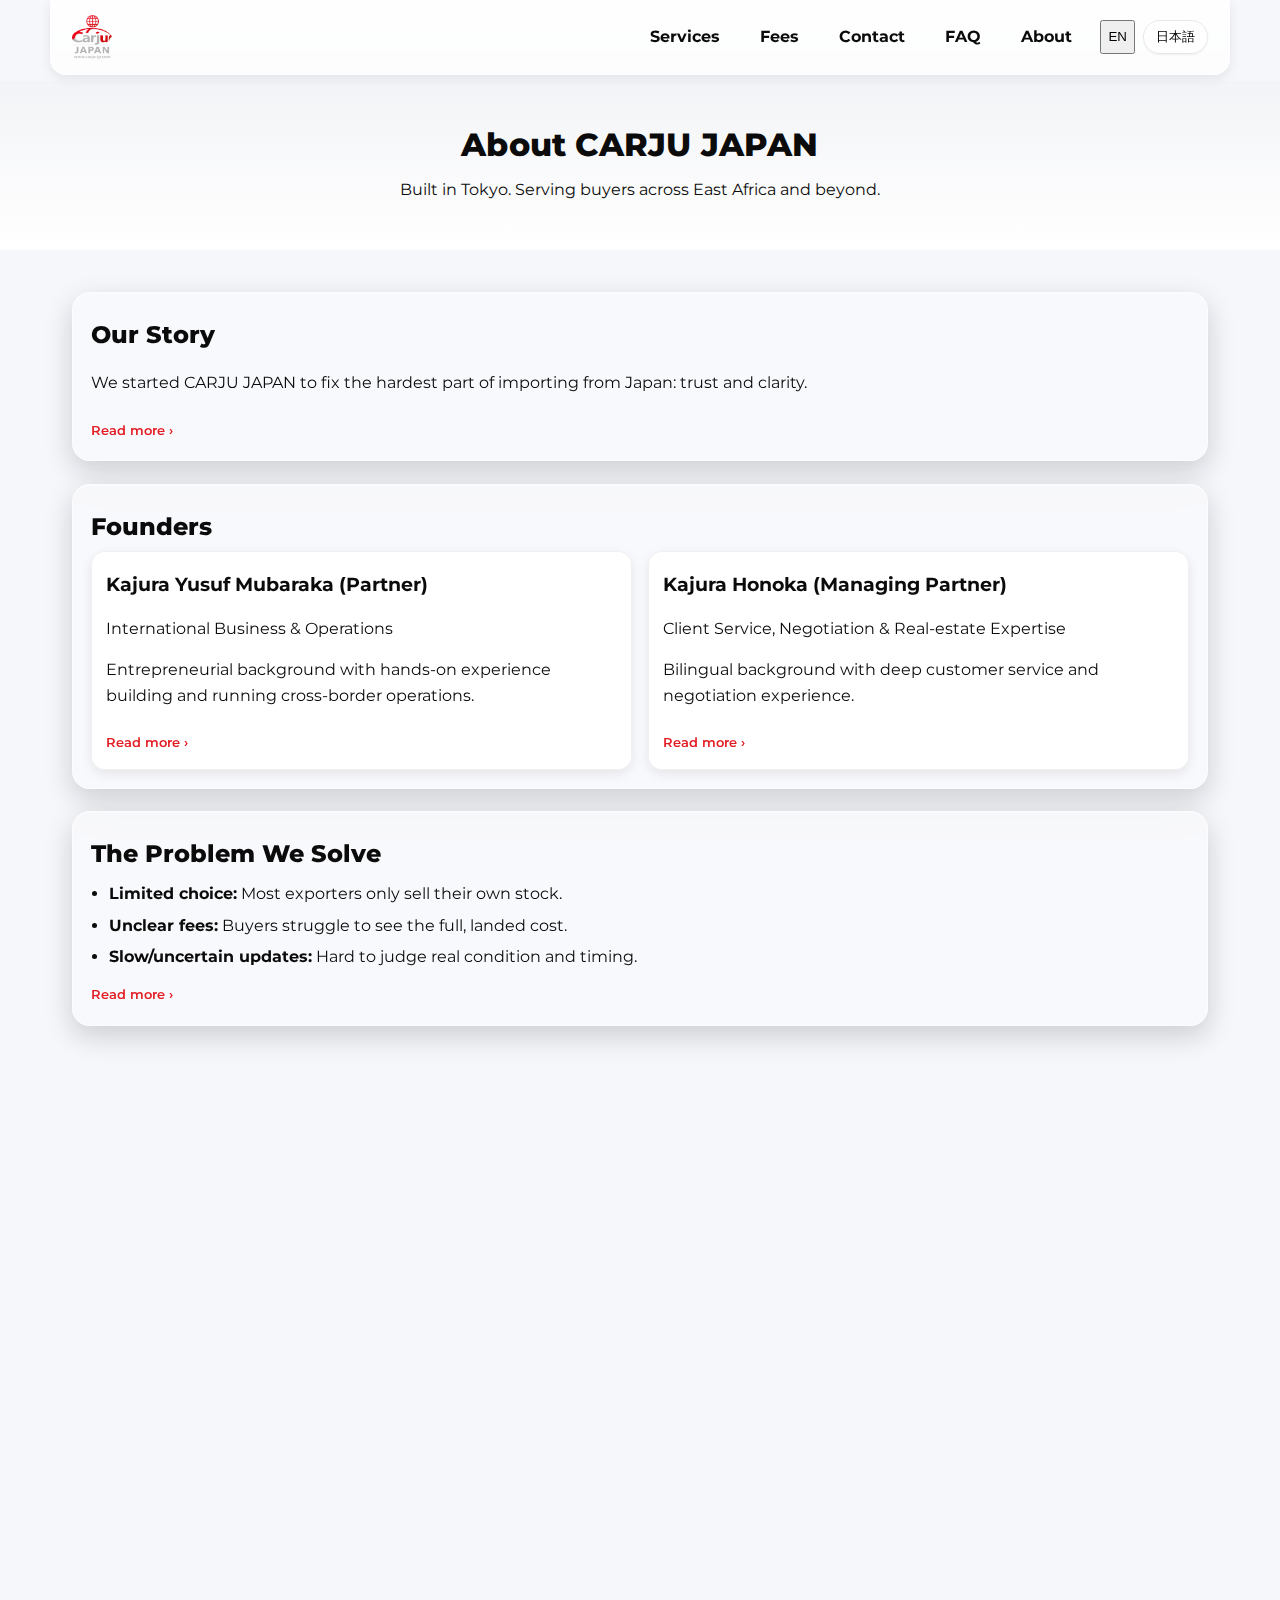
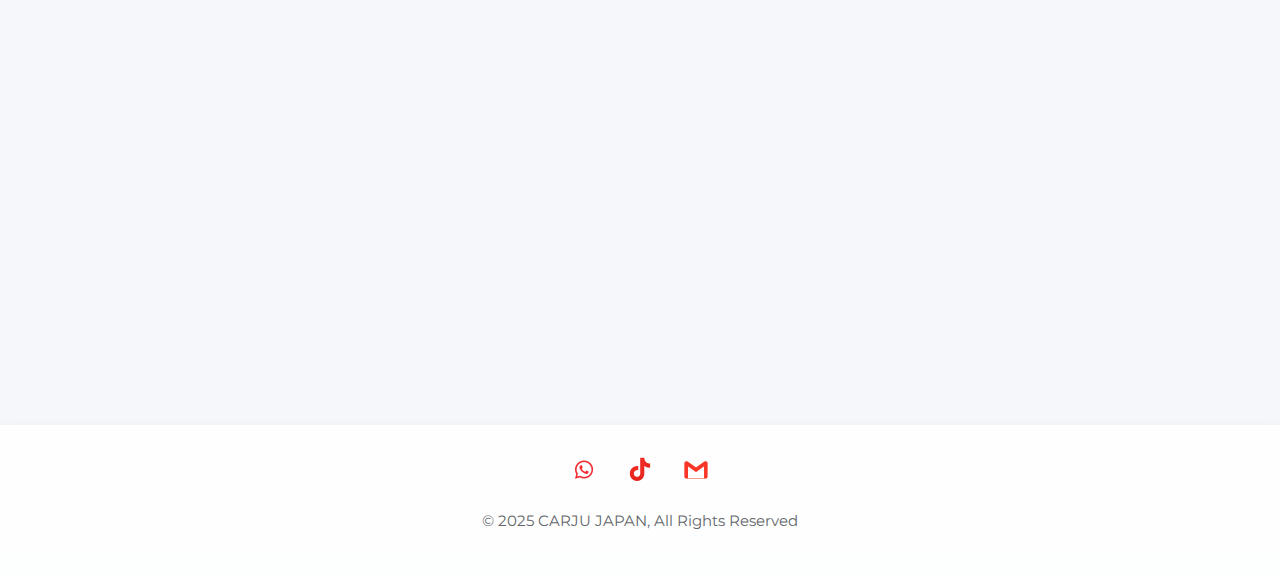
<file: about.html>
<!doctype html>
<html lang="en">
<head>
  <meta charset="utf-8"/>
  <meta name="viewport" content="width=device-width,initial-scale=1"/>
  <title>About — CARJU JAPAN</title>
  <meta name="description" content="About CARJU JAPAN: our story, founders, values, compliance and dealer license.">
  <link href="https://fonts.googleapis.com/css2?family=Montserrat:wght@500;700;800&family=Noto+Sans+JP:wght@400;700&display=swap" rel="stylesheet">
  <link rel="stylesheet" href="styles.css"/>
  <link rel="icon" type="image/png" href="assets/logo.png"/>
  <script src="config.js"></script>
</head>
<body>
<header class="header container header--compact">
  <!-- Logo (left) -->
  <a href="index.html" class="brandlink header-logo">
    <img src="assets/logo.png" alt="CARJU JAPAN logo" />
  </a>

  <!-- Menu button (right on mobile) -->
  <button class="hamburger" id="navToggle" aria-label="Open menu" aria-expanded="false" aria-controls="siteNav">☰</button>

  <!-- Nav (language moved inside) -->
  <nav class="nav" id="siteNav">
    <a href="services.html" data-i18n="en">Services</a>
    <a href="services.html" class="hidden" data-i18n="ja">サービス</a>

    <a href="fees.html" data-i18n="en">Fees</a>
    <a href="fees.html" class="hidden" data-i18n="ja">料金</a>

    <a href="contact.html" data-i18n="en">Contact</a>
    <a href="contact.html" class="hidden" data-i18n="ja">お問い合わせ</a>

    <a href="faq.html" data-i18n="en">FAQ</a>
    <a href="faq.html" class="hidden" data-i18n="ja">よくある質問</a>

    <a href="about.html" data-i18n="en">About</a>
    <a href="about.html" class="hidden" data-i18n="ja">アバウト</a>

    <!-- Language inside menu -->
    <div class="lang lang--menu">
      <button data-lang-btn="en">EN</button>
      <button data-lang-btn="ja" class="badge">日本語</button>
    </div>
  </nav>
</header>

<!-- No animation here -->
<section class="hero-banner simple-hero page-hero">
  <div class="container">
    <h1 data-i18n="en">About CARJU JAPAN</h1>
    <h1 class="hidden" data-i18n="ja">CARJU JAPANについて</h1>
    <p class="muted" style="margin-top:6px">Built in Tokyo. Serving buyers across East Africa and beyond.</p>
  </div>
</section>

<main class="container stack-xl">

  <!-- Our Story -->
  <section class="card glass reveal">
    <h2>Our Story</h2>
    <p class="teaser">We started CARJU JAPAN to fix the hardest part of importing from Japan: trust and clarity.</p>
    <div class="more hidden">
      <p>We saw a gap: buyers were forced to choose from limited stock lists, unclear fees, and slow replies. CARJU JAPAN was formed to change that. We operate as your <strong>agent in Japan</strong>—searching auctions, local yards, and verified private sellers to find the right unit for your market and budget.</p>
      <p>From the first shortlist to shipping, we share photos, auction sheets, and costs in plain language. Our process is transparent, predictable, and built for long-term relationships.</p>
    </div>
    <a href="javascript:void(0)" class="why-more" data-expand>Read more</a>
  </section>

  <!-- Founders -->
  <section class="card glass reveal">
    <h2>Founders</h2>
    <div class="about-grid">
      <article class="bio">
        <h3>Kajura Yusuf Mubaraka (Partner)</h3>
        <p class="muted small">International Business & Operations</p>
        <p class="teaser">Entrepreneurial background with hands-on experience building and running cross-border operations.</p>
        <div class="more hidden">
          <p>With years of international business practice across multiple ventures, our Managing Partner brings a practical, numbers-first approach to sourcing and logistics. He focuses on <strong>supplier vetting, pricing discipline, and risk control</strong>, ensuring every purchase makes sense for resale, servicing, and market demand in East Africa.</p>
        </div>
        <a href="javascript:void(0)" class="why-more" data-expand>Read more</a>
      </article>

      <article class="bio">
        <h3>Kajura Honoka (Managing Partner)</h3>
        <p class="muted small">Client Service, Negotiation & Real-estate Expertise</p>
        <p class="teaser">Bilingual background with deep customer service and negotiation experience.</p>
        <div class="more hidden">
          <p>Our Partner has a strong record in <strong>client care, negotiation, and transaction management</strong> from real-estate and agency work. Those skills translate directly to vehicle sourcing—verifying condition, negotiating better deals, and keeping communication clear from the first inquiry to the Bill of Lading.</p>
        </div>
        <a href="javascript:void(0)" class="why-more" data-expand>Read more</a>
      </article>
    </div>
  </section>

  <!-- What we solve -->
  <section class="card glass reveal">
    <h2>The Problem We Solve</h2>
    <ul class="bullet">
      <li><strong>Limited choice:</strong> Most exporters only sell their own stock.</li>
      <li><strong>Unclear fees:</strong> Buyers struggle to see the full, landed cost.</li>
      <li><strong>Slow/uncertain updates:</strong> Hard to judge real condition and timing.</li>
    </ul>
    <div class="more hidden">
      <h3 style="margin-top:10px">Our Answer</h3>
      <ul class="bullet">
        <li><strong>True market search:</strong> Major auctions + local dealers + private sellers.</li>
        <li><strong>Transparent costing:</strong> Itemized bid price, inspection, fees, inland transport, and ocean freight.</li>
        <li><strong>Verified info:</strong> Auction sheets, photos, seller records—shared before you commit.</li>
      </ul>
    </div>
    <a href="javascript:void(0)" class="why-more" data-expand>Read more</a>
  </section>

  <!-- Values -->
  <section class="card glass reveal">
    <h2>Our Values</h2>
    <div class="values-grid">
      <div class="value">
        <h3>Transparency</h3>
        <p class="teaser">Clear communication, itemized costs, no surprises.</p>
        <div class="more hidden"><p>We share real numbers and real timelines. Your decisions are always based on facts, not pressure.</p></div>
        <a href="javascript:void(0)" class="why-more" data-expand>Read more</a>
      </div>
      <div class="value">
        <h3>Discipline</h3>
        <p class="teaser">Buy the right unit, not the first unit.</p>
        <div class="more hidden"><p>We pass on marginal cars. We bid to a number, and if it doesn’t make sense—we wait.</p></div>
        <a href="javascript:void(0)" class="why-more" data-expand>Read more</a>
      </div>
      <div class="value">
        <h3>Service</h3>
        <p class="teaser">We answer fast and own the process.</p>
        <div class="more hidden"><p>From shortlisting to shipping, we coordinate inspections, documents, bookings and keep you updated.</p></div>
        <a href="javascript:void(0)" class="why-more" data-expand>Read more</a>
      </div>
    </div>
  </section>

  <!-- Compliance & Licenses -->
  <section class="card glass reveal">
    <h2>Compliance & Licenses</h2>
    <p class="teaser">CARJU JAPAN operates fully in Japan and follows the laws that govern motor vehicle transactions and exports.</p>
    <div class="more hidden">
      <ul class="bullet">
        <li><strong>Company registration:</strong> Incorporated in Japan and operating from Tokyo.</li>
        <li><strong>Dealer license:</strong> We maintain a valid dealer license for handling motor vehicle transactions as required.</li>
        <li><strong>Export compliance:</strong> Documentation, inspection (where applicable), and export control are conducted per Japanese regulations.</li>
        <li><strong>Privacy & data:</strong> Client information is handled responsibly and used only to deliver our services.</li>
      </ul>
      <p>If you require copies of our dealer license or corporate filings for your records, we’ll share them upon request.</p>
    </div>
    <a href="javascript:void(0)" class="why-more" data-expand>Read more</a>
  </section>

  <!-- Documents -->
  <section class="card glass reveal">
    <h2>Documents</h2>
    <div class="doc-grid">
      <div class="doc">
        <h3>Company Registration</h3>
        <p class="muted small">Official certificate (copy available on request)</p>
      </div>
      <div class="doc">
        <h3>Dealer License</h3>
        <p class="muted small">Valid and current (copy available on request)</p>
      </div>
      <div class="doc">
        <h3>Export Procedures</h3>
        <p class="muted small">Inspection, deregistration, and B/L managed end-to-end</p>
      </div>
    </div>
  </section>

  <!-- Promise / CTA -->
  <section class="card glass reveal">
    <h2>Our Promise</h2>
    <p>We treat your money like our own. We search widely, verify carefully, and communicate clearly—so you buy with confidence.</p>
    <div class="hero-cta" style="margin-top:10px">
      <a class="btn" href="services.html">See Services</a>
      <a class="btn" href="fees.html" style="background:#fff;color:var(--brand);border:1px solid #ddd">View Fees</a>
    </div>
  </section>

</main>

<footer class="footer">
  <div class="socials">
    <a href="https://wa.me/+818047909663" target="_blank"><img src="assets/whatsapp.PNG" alt="WhatsApp" width="32" height="32"></a>
    <a href="https://www.tiktok.com/@carju_auto" target="_blank"><img src="assets/tiktok.PNG" alt="TikTok" width="32" height="32"></a>
    <a href="mailto:carjuautoagency@gmail.com" target="_blank"><img src="assets/gmail.PNG" alt="Gmail" width="32" height="32"></a>
  </div>
  <p class="footer-text">© 2025 CARJU JAPAN, All Rights Reserved</p>
</footer>

<!-- Only one global script include -->
<script src="script.js"></script>
<script>
</body>
</html>
</file>
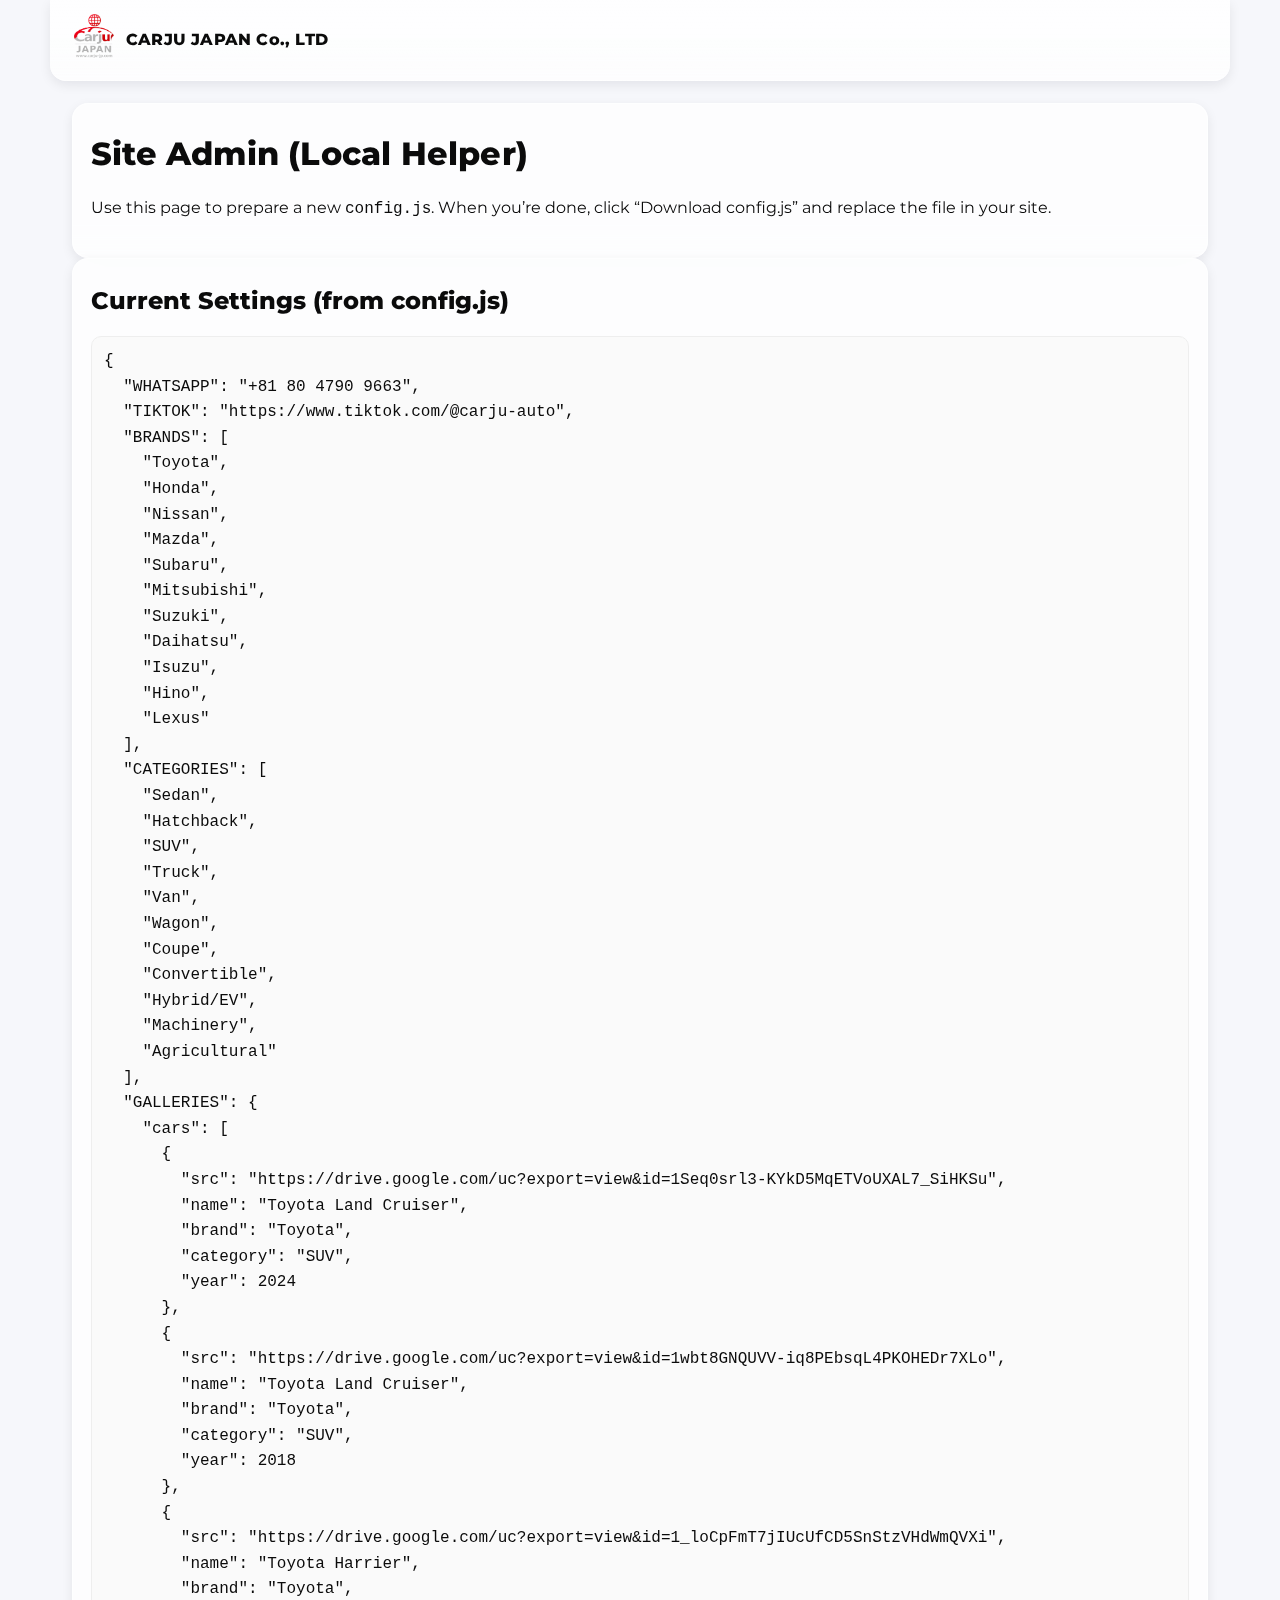
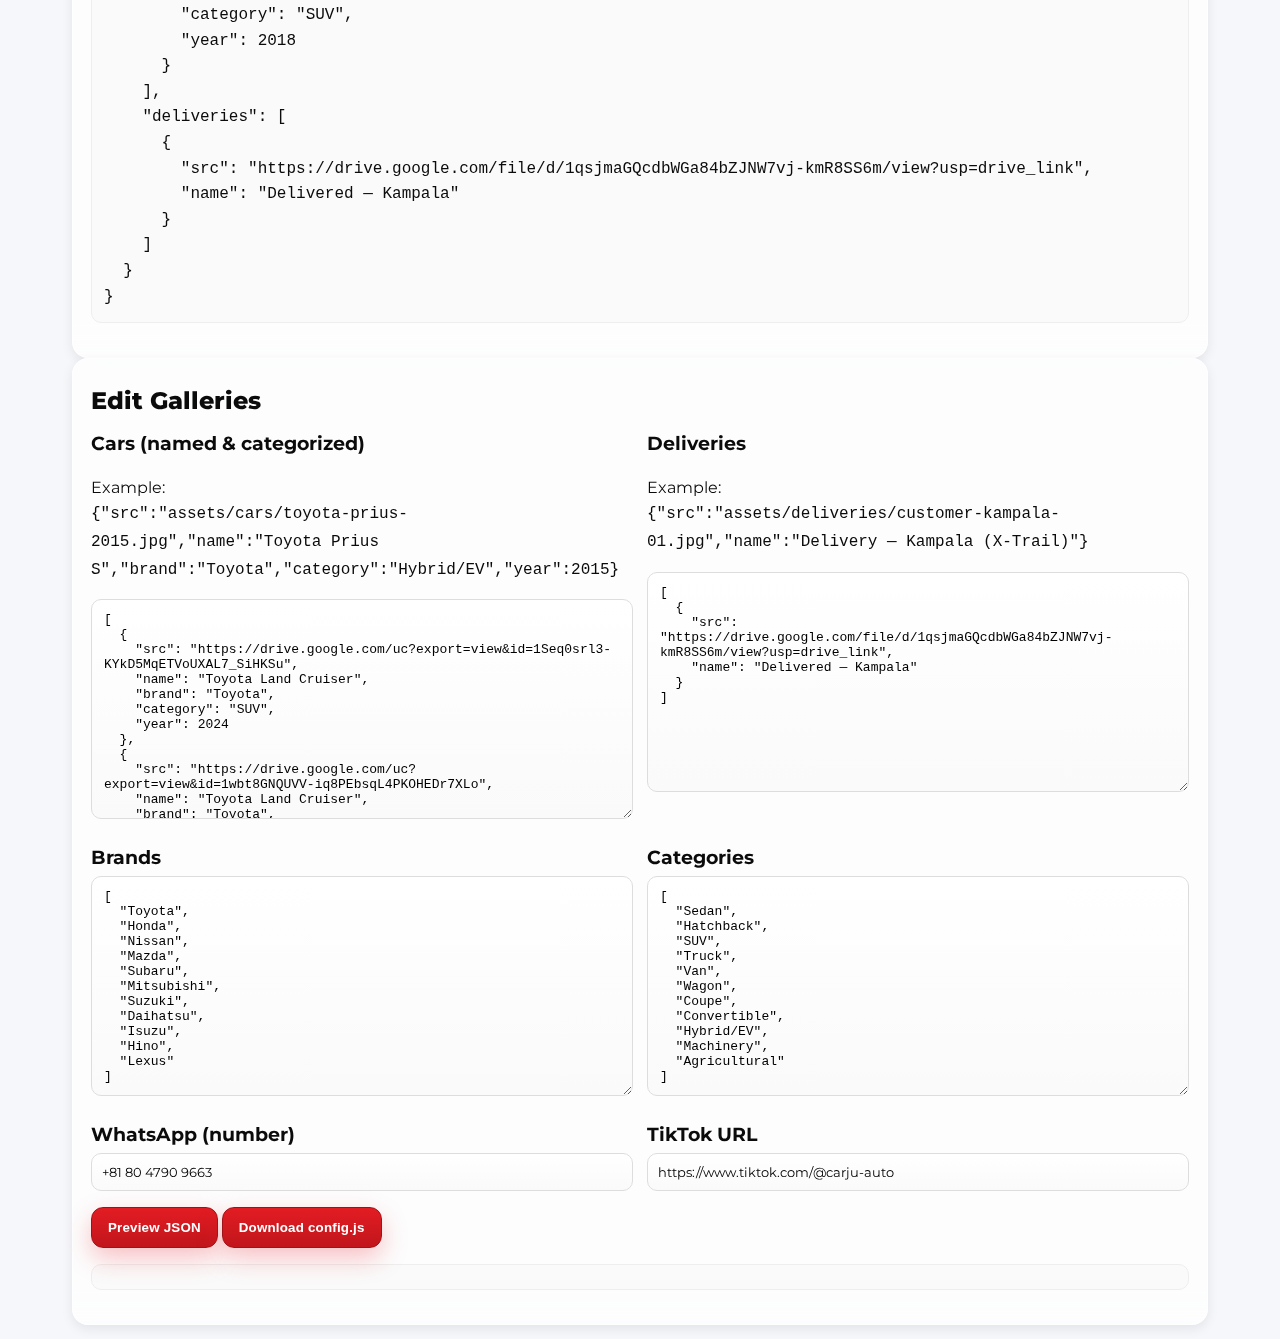
<file: admin.html>
<!doctype html>
<html lang="en">
<head>
  <meta charset="utf-8"/>
  <meta name="viewport" content="width=device-width,initial-scale=1"/>
  <title>Admin — CARJU JAPAN</title>
  <link href="https://fonts.googleapis.com/css2?family=Montserrat:wght@500;700&family=Noto+Sans+JP:wght@400;700&display=swap" rel="stylesheet">
  <link rel="stylesheet" href="styles.css"/>
  <link rel="icon" type="image/png" href="assets/logo.png"/>
  <script src="config.js"></script>
  <style>
    .admin textarea{width:100%;min-height:220px;font-family:ui-monospace,Consolas,monospace;font-size:13px;padding:12px;border:1px solid #ddd;border-radius:10px}
    .admin .row{display:grid;gap:14px;grid-template-columns:1fr 1fr}
    @media (max-width:900px){.admin .row{grid-template-columns:1fr}}
    .admin pre{white-space:pre-wrap;word-break:break-word;background:#fafafa;border:1px solid #eee;border-radius:10px;padding:12px}
  </style>
</head>
<body>
<header class="header container">
  <div class="brand">
    <a href="index.html" class="brandlink"><img src="assets/logo.png" alt="CARJU JAPAN" onerror="this.style.display='none'"/></a>
    <div><a href="index.html" class="title">CARJU JAPAN Co., LTD</a></div>
  </div>
</header>

<main class="container admin">
  <section class="card">
    <h1>Site Admin (Local Helper)</h1>
    <p class="muted">Use this page to prepare a new <code>config.js</code>. When you’re done, click “Download config.js” and replace the file in your site.</p>
  </section>

  <section class="card">
    <h2>Current Settings (from config.js)</h2>
    <pre id="current"></pre>
  </section>

  <section class="card">
    <h2>Edit Galleries</h2>
    <div class="row">
      <div>
        <h3>Cars (named & categorized)</h3>
        <p class="small">Example:<br>
        <code>{"src":"assets/cars/toyota-prius-2015.jpg","name":"Toyota Prius S","brand":"Toyota","category":"Hybrid/EV","year":2015}</code></p>
        <textarea id="carsInput" placeholder='[ { "src":"assets/cars/...", "name":"...", "brand":"Toyota", "category":"SUV", "year":2018 } ]'></textarea>
      </div>
      <div>
        <h3>Deliveries</h3>
        <p class="small">Example:<br>
        <code>{"src":"assets/deliveries/customer-kampala-01.jpg","name":"Delivery — Kampala (X-Trail)"}</code></p>
        <textarea id="delivInput" placeholder='[ { "src":"assets/deliveries/...", "name":"Delivery — ..." } ]'></textarea>
      </div>
    </div>
    <div class="row" style="margin-top:12px">
      <div>
        <h3>Brands</h3>
        <textarea id="brandsInput" placeholder='["Toyota","Honda","Nissan"]'></textarea>
      </div>
      <div>
        <h3>Categories</h3>
        <textarea id="catsInput" placeholder='["Sedan","SUV","Truck","Machinery"]'></textarea>
      </div>
    </div>
    <div class="row" style="margin-top:12px">
      <div>
        <h3>WhatsApp (number)</h3>
        <input id="waInput" placeholder="+81 80 4790 9663" style="width:100%;padding:10px;border:1px solid #ddd;border-radius:10px"/>
      </div>
      <div>
        <h3>TikTok URL</h3>
        <input id="tkInput" placeholder="https://www.tiktok.com/@yourhandle" style="width:100%;padding:10px;border:1px solid #ddd;border-radius:10px"/>
      </div>
    </div>
    <p><button class="btn" id="previewBtn">Preview JSON</button> <button class="btn" id="downloadBtn">Download config.js</button></p>
    <pre id="preview"></pre>
  </section>
</main>

<script>
  const cfg = window.CARJU_CONFIG || {};
  const current = {
    WHATSAPP: cfg.WHATSAPP || "",
    TIKTOK: cfg.TIKTOK || "",
    BRANDS: cfg.BRANDS || [],
    CATEGORIES: cfg.CATEGORIES || [],
    GALLERIES: {
      cars: (cfg.GALLERIES && cfg.GALLERIES.cars) || [],
      deliveries: (cfg.GALLERIES && cfg.GALLERIES.deliveries) || []
    }
  };
  document.getElementById('current').textContent = JSON.stringify(current, null, 2);
  carsInput.value = JSON.stringify(current.GALLERIES.cars, null, 2);
  delivInput.value = JSON.stringify(current.GALLERIES.deliveries, null, 2);
  brandsInput.value = JSON.stringify(current.BRANDS, null, 2);
  catsInput.value = JSON.stringify(current.CATEGORIES, null, 2);
  waInput.value = current.WHATSAPP;
  tkInput.value = current.TIKTOK;

  function buildConfigText(){
    let cars=[], deliv=[], brands=[], cats=[], wa="", tk="";
    try{ cars = JSON.parse(carsInput.value || "[]"); }catch(e){ alert("Cars JSON invalid"); throw e; }
    try{ deliv = JSON.parse(delivInput.value || "[]"); }catch(e){ alert("Deliveries JSON invalid"); throw e; }
    try{ brands = JSON.parse(brandsInput.value || "[]"); }catch(e){ alert("Brands JSON invalid"); throw e; }
    try{ cats = JSON.parse(catsInput.value || "[]"); }catch(e){ alert("Categories JSON invalid"); throw e; }
    wa = waInput.value || ""; tk = tkInput.value || "";
    const obj = {
      WHATSAPP: wa,
      TIKTOK: tk,
      BRANDS: brands,
      CATEGORIES: cats,
      GALLERIES: { cars, deliveries: deliv }
    };
    return "window.CARJU_CONFIG = " + JSON.stringify(obj, null, 2) + ";";
  }
  previewBtn.onclick = ()=> { preview.textContent = buildConfigText(); };
  downloadBtn.onclick = ()=>{
    const text = buildConfigText();
    const blob = new Blob([text], {type:"application/javascript"});
    const url = URL.createObjectURL(blob);
    const a = document.createElement("a");
    a.href = url; a.download = "config.js"; a.click();
    URL.revokeObjectURL(url);
  };
</script>
</body>
</html>
</file>
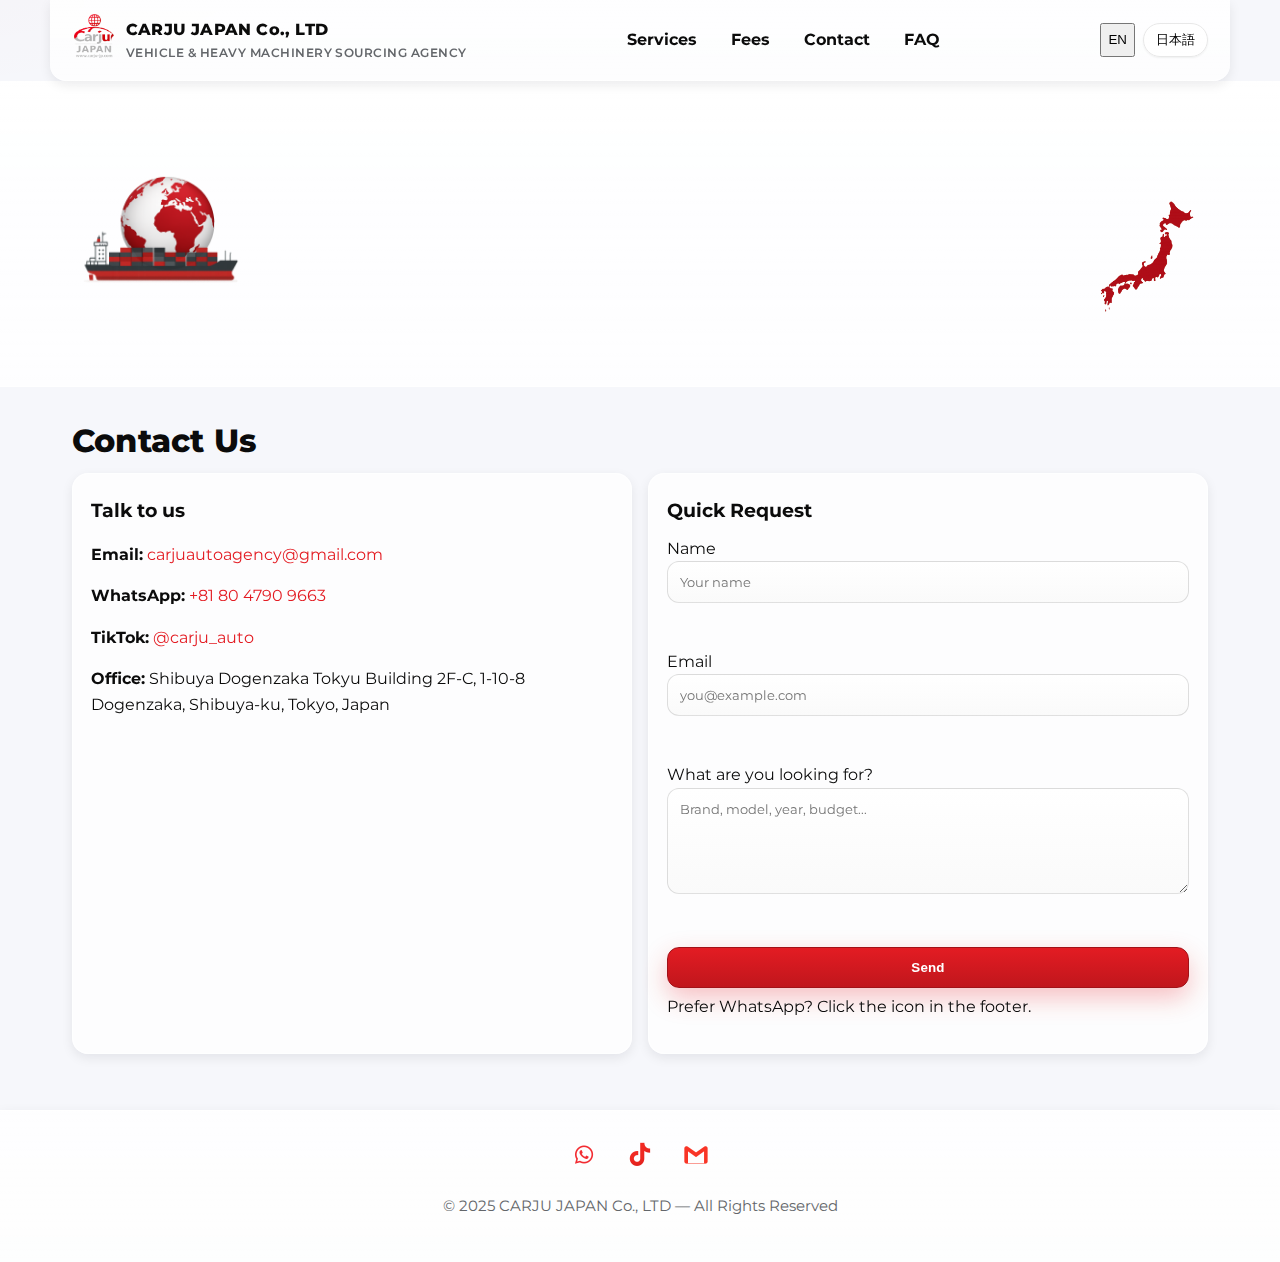
<file: contact.html>
<!doctype html>
<html lang="en">
<head>
  <meta charset="utf-8"/>
  <meta name="viewport" content="width=device-width,initial-scale=1"/>
  <title>Contact — CARJU JAPAN Co., LTD</title>
  <meta name="description" content="Contact CARJU JAPAN for sourcing cars and machinery from Japan.">
  <link href="https://fonts.googleapis.com/css2?family=Montserrat:wght@500;700&family=Noto+Sans+JP:wght@400;700&display=swap" rel="stylesheet">
  <link rel="stylesheet" href="styles.css"/>
  <link rel="icon" type="image/png" href="assets/logo.png"/>
  <script src="config.js"></script>
</head>
<body>
<header class="header container">
  <div class="brand">
    <a href="index.html" class="brandlink">
      <img src="assets/logo.png" alt="CARJU JAPAN logo" onerror="this.style.display='none'"/>
    </a>
    <div>
      <a href="index.html" class="title">CARJU JAPAN Co., LTD</a>
      <div class="kicker" data-i18n="en">Vehicle & Heavy Machinery Sourcing Agency</div>
      <div class="kicker hidden" data-i18n="ja">車両・重機ソーシング代理店</div>
    </div>
  </div>

  <!-- 👇 Add this button (mobile hamburger) -->
  <button class="hamburger" id="navToggle" aria-label="Open menu" aria-expanded="false" aria-controls="siteNav">
    ☰
  </button>

  <!-- 👇 Give the nav an id for toggling + add FAQ link -->
  <nav class="nav" id="siteNav">
    <a href="services.html" data-i18n="en">Services</a>
    <a href="services.html" class="hidden" data-i18n="ja">サービス</a>

    <a href="fees.html" data-i18n="en">Fees</a>
    <a href="fees.html" class="hidden" data-i18n="ja">料金</a>

    <a href="contact.html" data-i18n="en">Contact</a>
    <a href="contact.html" class="hidden" data-i18n="ja">お問い合わせ</a>

    <!-- NEW -->
    <a href="faq.html" data-i18n="en">FAQ</a>
    <a href="faq.html" class="hidden" data-i18n="ja">よくある質問</a>
  </nav>

  <div class="lang">
    <button data-lang-btn="en">EN</button>
    <button data-lang-btn="ja" class="badge">日本語</button>
  </div>
</header>
<!-- Banner -->
<!-- ===== Animation Banner ===== -->
<div class="anim-banner">
  <div class="logistics-anim" aria-hidden="true">
    <svg viewBox="0 0 900 220" role="img" aria-label="Japan to World shipping animation">
      <!-- WORLD (left) -->
      <g class="la-world-wrap">
        <image href="assets/world-globe.PNG"
               x="60" y="60" width="90" height="90"
               preserveAspectRatio="xMidYMid meet"
               class="la-world-img"/>
      </g>

      <!-- JAPAN (right) -->
      <g class="la-japan-wrap">
        <image href="assets/japan-map.PNG"
               x="750" y="60" width="200" height="200"
               preserveAspectRatio="xMidYMid meet"
               class="la-japan-img"/>
      </g>

      <!-- SHIP (movement is 100% CSS) -->
      <g class="la-ship-wrap">
        <image href="assets/ship.PNG"
               x="0" y="85" width="100" height="50"
               preserveAspectRatio="xMidYMid meet"
               class="la-ship-img"/>
      </g>
    </svg>
  </div>
</div>

<main class="container">
  <h1 data-i18n="en">Contact Us</h1>
  <h1 class="hidden" data-i18n="ja">お問い合わせ</h1>

  <section class="grid grid-2">
    <div class="card">
      <h3 data-i18n="en">Talk to us</h3>
      <h3 class="hidden" data-i18n="ja">ご相談ください</h3>
      <p><strong>Email:</strong> <a href="mailto:carjuautoagency@gmail.com">carjuautoagency@gmail.com</a></p>
      <p><strong>WhatsApp:</strong> <a id="wa-link" href="https://wa.me/+818047909663" target="_blank">+81 80 4790 9663</a></p>
      <p><strong>TikTok:</strong> <a id="tiktok-link" href="https://www.tiktok.com/@carju_auto" target="_blank">@carju_auto</a></p>
      <p><strong>Office:</strong> Shibuya Dogenzaka Tokyu Building 2F-C, 1-10-8 Dogenzaka, Shibuya-ku, Tokyo, Japan</p>
    </div>

    <div class="card">
      <h3 data-i18n="en">Quick Request</h3>
      <h3 class="hidden" data-i18n="ja">簡単見積り</h3>
      <!-- Simple mailto fallback; replace with Netlify Forms later if desired -->
      <form action="mailto:carjuautoagency@gmail.com" method="post" enctype="text/plain">
        <label>Name<br><input required type="text" name="name" placeholder="Your name"/></label><br>
        <label>Email<br><input required type="email" name="email" placeholder="you@example.com"/></label><br>
        <label>What are you looking for?<br><textarea name="message" rows="5" placeholder="Brand, model, year, budget..."></textarea></label><br>
        <button class="btn" type="submit">Send</button>
      </form>
      <p class="muted" style="margin-top:6px">Prefer WhatsApp? Click the icon in the footer.</p>
    </div>
  </section>
</main>

<footer class="footer">
  <div class="socials">
    <a href="https://wa.me/+818047909663" target="_blank"><img src="assets/whatsapp.PNG" alt="WhatsApp" width="32" height="32"></a>
    <a href="https://www.tiktok.com/@carju_auto" target="_blank"><img src="assets/tiktok.PNG" alt="TikTok" width="32" height="32"></a>
    <a href="mailto:carjuautoagency@gmail.com" target="_blank"><img src="assets/gmail.PNG" alt="Gmail" width="32" height="32"></a>
  </div>
  <p class="footer-text">© 2025 CARJU JAPAN Co., LTD — All Rights Reserved</p>
</footer>
<script src="script.js"></script>
</body>
</html>
</file>
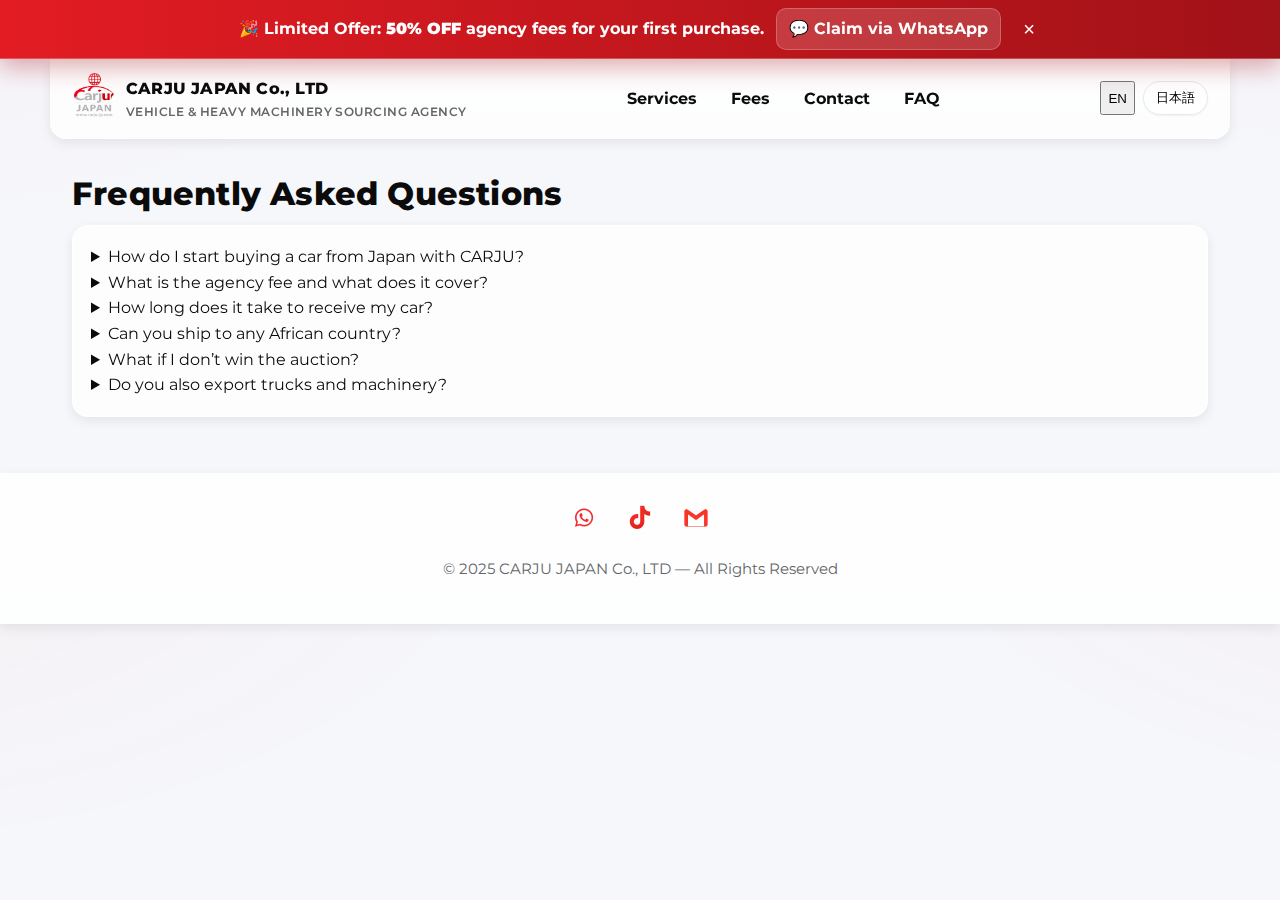
<file: faq.html>
<!doctype html>
<html lang="en">
<head>
  <meta charset="utf-8"/>
  <meta name="viewport" content="width=device-width,initial-scale=1"/>
  <title>FAQ — CARJU JAPAN Co., LTD</title>
  <meta name="description" content="Frequently asked questions about buying and exporting vehicles and machinery from Japan.">
  <link href="https://fonts.googleapis.com/css2?family=Montserrat:wght@500;700&family=Noto+Sans+JP:wght@400;700&display=swap" rel="stylesheet">
  <link rel="stylesheet" href="styles.css"/>
  <link rel="icon" type="image/png" href="assets/logo.png"/>
  <script src="config.js"></script>
</head>
<!-- Sticky Promo Banner -->
<div id="promo-bar" class="promo-bar" role="region" aria-label="Promotion">
  <span data-i18n="en">🎉 Limited Offer: <strong>50% OFF</strong> agency fees for your first purchase.</span>
  <span class="hidden" data-i18n="ja">🎉 期間限定：初回のエージェンシー手数料が <strong>50%OFF</strong>。</span>
  <a class="promo-link"
     href="https://wa.me/818047909663?text=Hello%20CARJU%20Japan!%20I%27d%20like%20to%20claim%2050%25%20OFF%20agency%20fees%20for%20my%20first%20purchase."
     target="_blank">💬 <span data-i18n="en">Claim via WhatsApp</span><span class="hidden" data-i18n="ja">WhatsAppで申請</span></a>
  <button id="promo-bar-close" class="promo-bar-close" aria-label="Close">&times;</button>
</div>
<body>
<header class="header container">
  <div class="brand">
    <a href="index.html" class="brandlink"><img src="assets/logo.png" alt="CARJU JAPAN logo" onerror="this.style.display='none'"/></a>
    <div>
      <a href="index.html" class="title">CARJU JAPAN Co., LTD</a>
      <div class="kicker" data-i18n="en">Vehicle & Heavy Machinery Sourcing Agency</div>
      <div class="kicker hidden" data-i18n="ja">車両・重機ソーシング代理店</div>
    </div>
  </div>

  <button class="hamburger" id="navToggle" aria-label="Open menu" aria-expanded="false" aria-controls="siteNav">☰</button>

  <nav class="nav" id="siteNav">
    <a href="services.html" data-i18n="en">Services</a>
    <a href="services.html" class="hidden" data-i18n="ja">サービス</a>

    <a href="fees.html" data-i18n="en">Fees</a>
    <a href="fees.html" class="hidden" data-i18n="ja">料金</a>

    <a href="contact.html" data-i18n="en">Contact</a>
    <a href="contact.html" class="hidden" data-i18n="ja">お問い合わせ</a>

    <a href="faq.html" data-i18n="en">FAQ</a>
    <a href="faq.html" class="hidden" data-i18n="ja">よくある質問</a>
  </nav>

  <div class="lang">
    <button data-lang-btn="en">EN</button>
    <button data-lang-btn="ja" class="badge">日本語</button>
  </div>
</header>

<main class="container">
  <h1 data-i18n="en">Frequently Asked Questions</h1>
  <h1 class="hidden" data-i18n="ja">よくある質問</h1>

  <section class="card">
    <div class="faq">
      <!-- Each .qa is one question/answer -->
      <details class="qa">
        <summary>How do I start buying a car from Japan with CARJU?</summary>
        <p>First, we discuss your budget and preferred vehicle. Then you place a refundable deposit (¥150,000). We begin bidding at auctions and once you win, we arrange shipment and all paperwork.</p>
      </details>

      <details class="qa">
        <summary>What is the agency fee and what does it cover?</summary>
        <p>Our fee (¥55,000 – ¥99,000 depending on vehicle price) covers auction access, inspection, bidding, and paperwork. It does not include shipping, import duty, or local taxes.</p>
      </details>

      <details class="qa">
        <summary>How long does it take to receive my car?</summary>
        <p>On average 4–6 weeks after purchase, depending on shipping schedules and destination port.</p>
      </details>

      <details class="qa">
        <summary>Can you ship to any African country?</summary>
        <p>Yes, we mainly ship to East Africa (Mombasa, Dar es Salaam, Kampala) but can arrange shipping worldwide.</p>
      </details>

      <details class="qa">
        <summary>What if I don’t win the auction?</summary>
        <p>Your deposit is kept safely. You can continue bidding on other vehicles or request a refund.</p>
      </details>

      <details class="qa">
        <summary>Do you also export trucks and machinery?</summary>
        <p>Yes, we handle SUVs, trucks, vans, buses, and heavy machinery.</p>
      </details>
    </div>
  </section>

  <section class="card hidden" data-i18n="ja">
    <div class="faq">
      <details class="qa">
        <summary>購入の流れを教えてください。</summary>
        <p>まずご予算と希望車種をお伺いします。次に保証金（¥150,000）をご入金いただき、オークションで入札します。落札後は輸送と書類手続きを当社で手配します。</p>
      </details>

      <details class="qa">
        <summary>手数料の内容は？</summary>
        <p>手数料（車両価格により¥55,000〜¥99,000）には、オークションアクセス、検査、入札、書類作成が含まれます。船賃、輸入税、現地税は含まれません。</p>
      </details>

      <details class="qa">
        <summary>納期はどのくらい？</summary>
        <p>通常は購入から4〜6週間です。船のスケジュールや到着港により前後します。</p>
      </details>

      <details class="qa">
        <summary>アフリカ各国へ出荷できますか？</summary>
        <p>主に東アフリカ（モンバサ、ダルエスサラーム、カンパラ）向けに手配していますが、世界各地への発送にも対応します。</p>
      </details>

      <details class="qa">
        <summary>落札できなかった場合は？</summary>
        <p>保証金はそのままお預かりします。引き続き入札を続けるか、返金をご依頼いただけます。</p>
      </details>

      <details class="qa">
        <summary>トラックや重機にも対応していますか？</summary>
        <p>はい、SUV、トラック、バン、バス、重機も取り扱っています。</p>
      </details>
    </div>
  </section>
</main>

<footer class="footer">
  <div class="socials">
    <a href="https://wa.me/+818047909663" target="_blank"><img src="assets/whatsapp.PNG" alt="WhatsApp" width="32" height="32"></a>
    <a href="https://www.tiktok.com/@carju_auto" target="_blank"><img src="assets/tiktok.PNG" alt="TikTok" width="32" height="32"></a>
    <a href="mailto:carjuautoagency@gmail.com" target="_blank"><img src="assets/gmail.PNG" alt="Gmail" width="32" height="32"></a>
  </div>
  <p class="footer-text">© 2025 CARJU JAPAN Co., LTD — All Rights Reserved</p>
</footer>

<script src="script.js"></script>
</body>
</html>
</file>
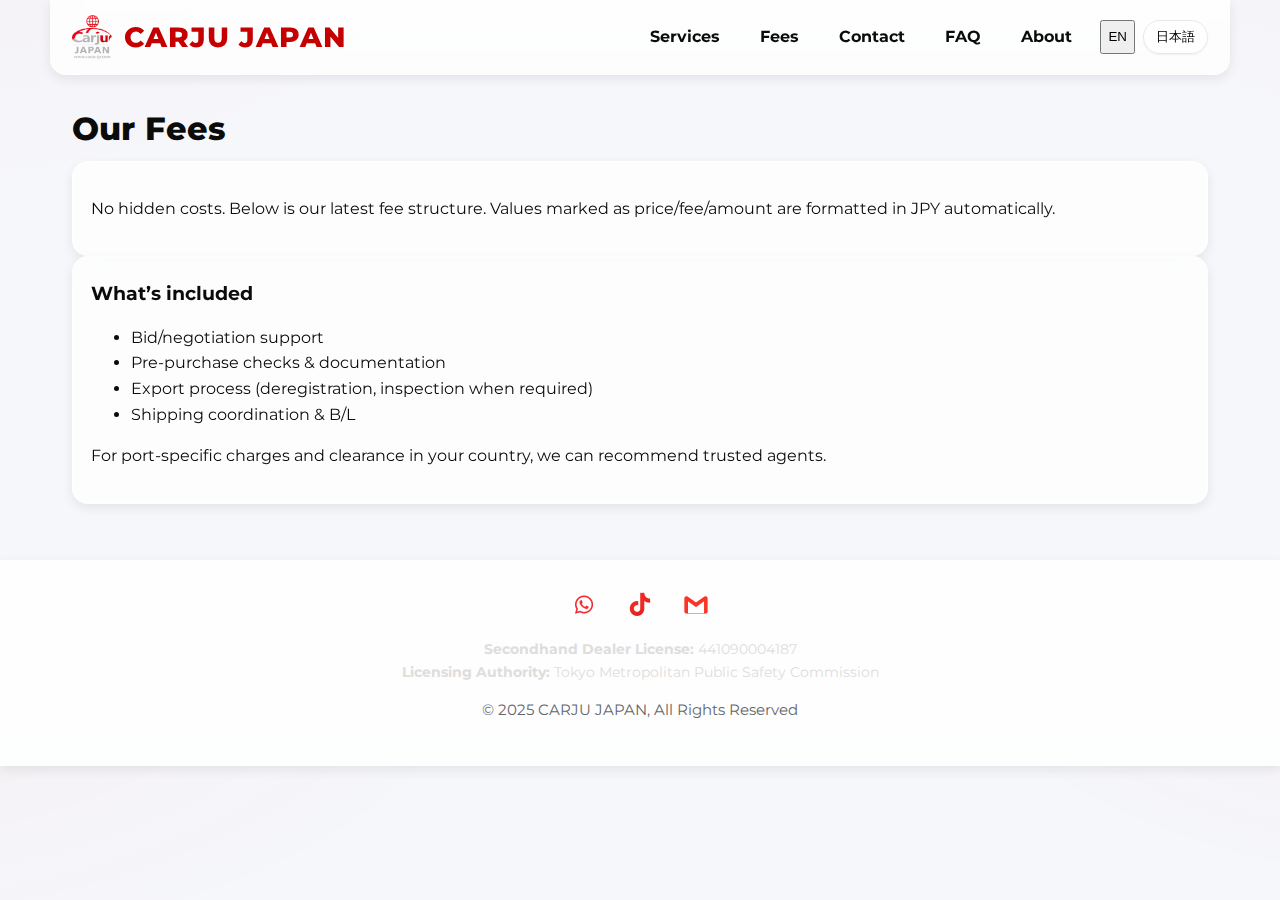
<file: fees.html>
<!doctype html>
<html lang="en">
<head>
  <meta charset="utf-8"/>
  <meta name="viewport" content="width=device-width,initial-scale=1"/>
  <title>Fees CARJU JAPAN</title>
  <meta name="description" content="Transparent agency fee structure for sourcing vehicles and machinery from Japan.">
  <link href="https://fonts.googleapis.com/css2?family=Montserrat:wght@500;700&family=Noto+Sans+JP:wght@400;700&display=swap" rel="stylesheet">
  <link rel="stylesheet" href="styles.css"/>
  <link rel="icon" type="image/png" href="assets/logo.png"/>
  <script src="config.js"></script>
</head>
<body>
<header class="header container header--compact">
  <a href="index.html" class="brandlink header-logo">
    <img src="assets/logo.png" alt="CARJU JAPAN logo" />
    <span class="site-name">CARJU JAPAN</span>
  </a>

  <button class="hamburger" id="navToggle" aria-label="Open menu" aria-expanded="false" aria-controls="siteNav">☰</button>

  <nav class="nav" id="siteNav">
    <a href="services.html" data-i18n="en">Services</a>
    <a href="services.html" class="hidden" data-i18n="ja">サービス</a>

    <a href="fees.html" data-i18n="en">Fees</a>
    <a href="fees.html" class="hidden" data-i18n="ja">料金</a>

    <a href="contact.html" data-i18n="en">Contact</a>
    <a href="contact.html" class="hidden" data-i18n="ja">お問い合わせ</a>

    <a href="faq.html" data-i18n="en">FAQ</a>
    <a href="faq.html" class="hidden" data-i18n="ja">よくある質問</a>

    <a href="about.html" data-i18n="en">About</a>
    <a href="about.html" class="hidden" data-i18n="ja">アバウト</a>

    <div class="lang lang--menu">
      <button data-lang-btn="en">EN</button>
      <button data-lang-btn="ja" class="badge">日本語</button>
    </div>
  </nav>
</header>

<main class="container">
  <h1 data-i18n="en">Our Fees</h1>
  <h1 class="hidden" data-i18n="ja">料金表</h1>

  <section class="card">
    <p class="muted">No hidden costs. Below is our latest fee structure. Values marked as price/fee/amount are formatted in JPY automatically.</p>
  </section>

  <section class="table-wrap">
    <div id="feesTable"></div>
  </section>

  <section class="card">
    <h3>What’s included</h3>
    <ul>
      <li>Bid/negotiation support</li>
      <li>Pre-purchase checks & documentation</li>
      <li>Export process (deregistration, inspection when required)</li>
      <li>Shipping coordination & B/L</li>
    </ul>
    <p class="muted">For port-specific charges and clearance in your country, we can recommend trusted agents.</p>
  </section>
</main>

<footer class="footer">
  <div class="socials">
    <a id="wa-link" href="https://wa.me/818047909663" target="_blank"><img src="assets/whatsapp.PNG" alt="WhatsApp" width="32" height="32"></a>
    <a id="tiktok-link" href="https://www.tiktok.com/@carju_auto" target="_blank"><img src="assets/tiktok.PNG" alt="TikTok" width="32" height="32"></a>
    <a href="mailto:carjuautoagency@gmail.com" target="_blank"><img src="assets/gmail.PNG" alt="Gmail" width="32" height="32"></a>
  </div>

  <p class="footer-license">
    <strong>Secondhand Dealer License:</strong> 441090004187<br>
    <strong>Licensing Authority:</strong> Tokyo Metropolitan Public Safety Commission
  </p>

  <p class="footer-text">© 2025 CARJU JAPAN, All Rights Reserved</p>
</footer>

<script src="script.js"></script>
</body>
</html>
</file>
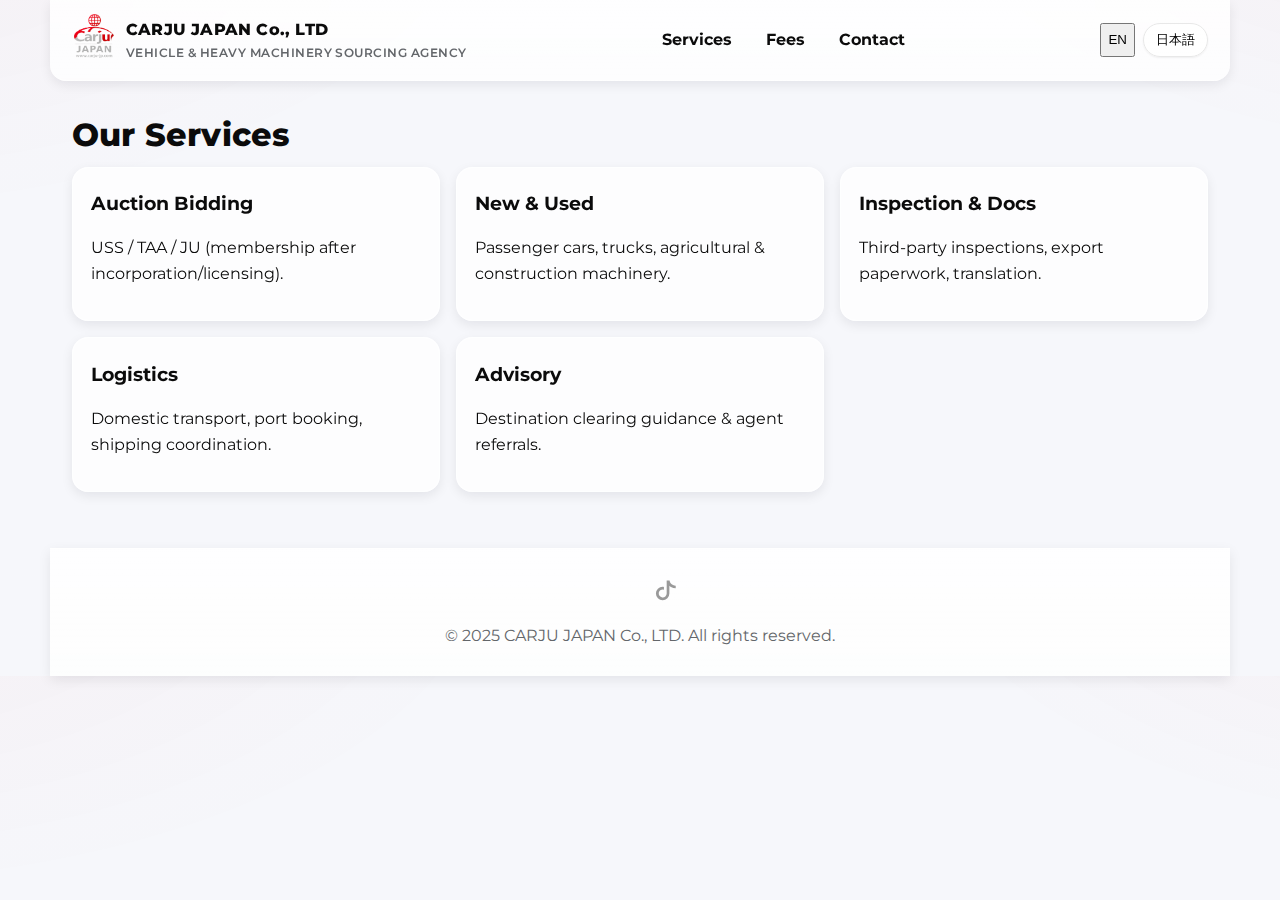
<file: service.html>
<!doctype html>
<html lang="en">
<head>
  <meta charset="utf-8"/>
  <meta name="viewport" content="width=device-width,initial-scale=1"/>
  <title>Services — CARJU JAPAN Co., LTD</title>
  <meta name="description" content="Auction bidding, inspection, logistics, new & used vehicles and machinery.">
  <link href="https://fonts.googleapis.com/css2?family=Montserrat:wght@500;700&family=Noto+Sans+JP:wght@400;700&display=swap" rel="stylesheet">
  <link rel="stylesheet" href="styles.css"/>
  <link rel="icon" type="image/png" href="assets/logo.png"/>
  <script src="config.js"></script>
</head>
<body>
<header class="header container">
  <div class="brand">
    <a href="index.html" class="brandlink"><img src="assets/logo.png" alt="CARJU JAPAN logo" onerror="this.style.display='none'"/></a>
    <div><a href="index.html" class="title">CARJU JAPAN Co., LTD</a>
      <div class="kicker" data-i18n="en">Vehicle & Heavy Machinery Sourcing Agency</div>
      <div class="kicker hidden" data-i18n="ja">車両・重機ソーシング代理店</div>
    </div>
  </div>
  <nav class="nav">
    <a href="services.html" data-i18n="en">Services</a>
    <a href="services.html" class="hidden" data-i18n="ja">サービス</a>
    <a href="fees.html" data-i18n="en">Fees</a>
    <a href="fees.html" class="hidden" data-i18n="ja">料金</a>
    <a href="contact.html" data-i18n="en">Contact</a>
    <a href="contact.html" class="hidden" data-i18n="ja">お問い合わせ</a>
  </nav>
  <div class="lang">
    <button data-lang-btn="en">EN</button>
    <button data-lang-btn="ja" class="badge">日本語</button>
  </div>
</header>

<main class="container">
  <h1 data-i18n="en">Our Services</h1>
  <h1 class="hidden" data-i18n="ja">サービス内容</h1>
  <section class="grid grid-3">
    <div class="card" data-i18n="en"><h3>Auction Bidding</h3><p>USS / TAA / JU (membership after incorporation/licensing).</p></div>
    <div class="card hidden" data-i18n="ja"><h3>オークション入札</h3><p>USS・TAA・JU 等（登記・許認可後に参加）。</p></div>
    <div class="card" data-i18n="en"><h3>New & Used</h3><p>Passenger cars, trucks, agricultural & construction machinery.</p></div>
    <div class="card hidden" data-i18n="ja"><h3>新車・中古</h3><p>乗用車・トラック・農機・建機に対応。</p></div>
    <div class="card" data-i18n="en"><h3>Inspection & Docs</h3><p>Third-party inspections, export paperwork, translation.</p></div>
    <div class="card hidden" data-i18n="ja"><h3>検査・書類</h3><p>第三者検査、輸出書類、翻訳対応。</p></div>
    <div class="card" data-i18n="en"><h3>Logistics</h3><p>Domestic transport, port booking, shipping coordination.</p></div>
    <div class="card hidden" data-i18n="ja"><h3>ロジスティクス</h3><p>国内搬送、港予約、船積み手配。</p></div>
    <div class="card" data-i18n="en"><h3>Advisory</h3><p>Destination clearing guidance & agent referrals.</p></div>
    <div class="card hidden" data-i18n="ja"><h3>アドバイザリー</h3><p>現地通関のアドバイス・通関業者の紹介。</p></div>
  </section>
</main>

<footer class="footer container">
  <div class="socials">
    <a id="wa-link" class="icon" aria-label="WhatsApp" target="_blank" rel="noopener"></a>
    <a id="tiktok-link" class="icon" aria-label="TikTok" target="_blank" rel="noopener"></a>
  </div>
  <div data-i18n="en">© 2025 CARJU JAPAN Co., LTD. All rights reserved.</div>
  <div class="hidden" data-i18n="ja">© 2025 CARJU JAPAN Co., LTD. 無断転載を禁じます。</div>
</footer>

<script src="script.js"></script>
</body>
</html>
</file>
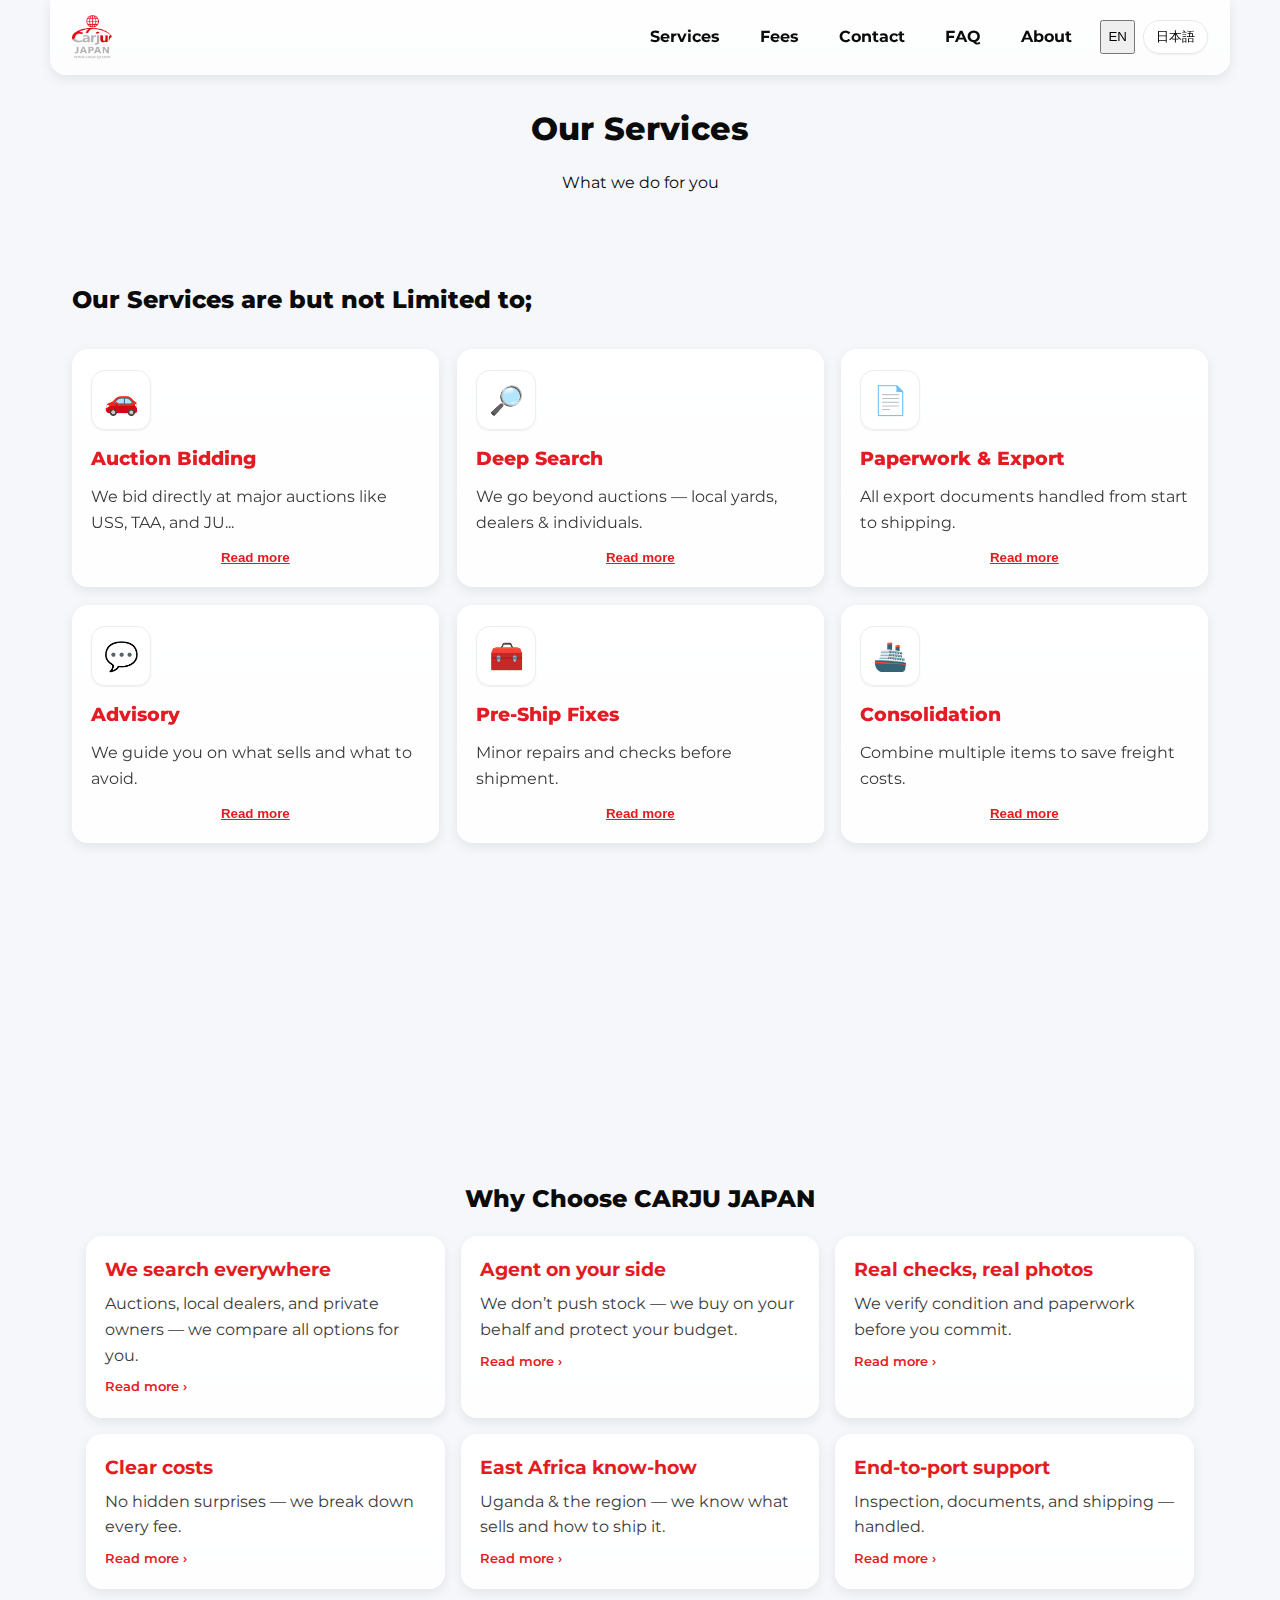
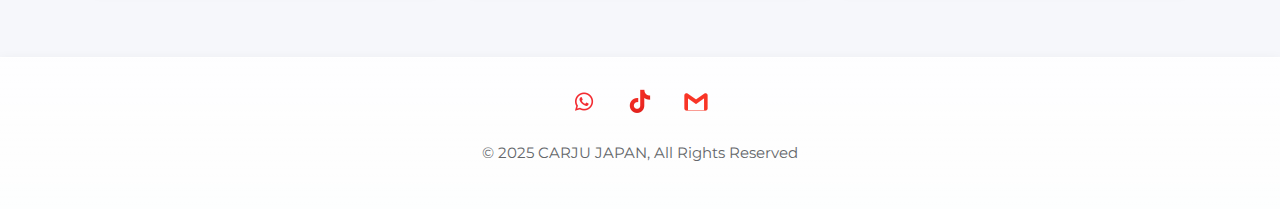
<file: services.html>
<!doctype html>
<html lang="en">
<head>
  <meta charset="utf-8"/>
  <meta name="viewport" content="width=device-width,initial-scale=1"/>
  <title>Services CARJU JAPAN</title>
  <meta name="description" content="Auction bidding, inspection, logistics, new & used vehicles and machinery.">
  <link href="https://fonts.googleapis.com/css2?family=Montserrat:wght@500;700&family=Noto+Sans+JP:wght@400;700&display=swap" rel="stylesheet">
  <link rel="stylesheet" href="styles.css"/>
  <link rel="icon" type="image/png" href="assets/logo.png"/>
  <script src="config.js"></script>

  <!-- Page-local tweaks (safe; doesn't change global styles) -->
  <style>
    /* Hero heading with animation behind it */
    .page-hero{position:relative; padding:14px 0 36px; margin:8px 0 6px; text-align:center}
    .page-hero h1,.page-hero p{position:relative; z-index:2}
    .page-hero .anim-banner{position:absolute; left:0; right:0; top:-6px; height:230px; z-index:0; pointer-events:none; opacity:.95}
    .page-hero .anim-banner svg{width:100%; height:100%}
    /* ship path + brighter line (works with your styles.css tokens) */
    .page-hero .route-path{stroke:rgba(255,255,255,.8); stroke-dasharray:6 6; animation:route-dash 2.4s linear infinite}
    @keyframes route-dash{from{stroke-dashoffset:0} to{stroke-dashoffset:-56}}

    /* Keep services grid readable on phones (1 card per row) */
    @media (max-width: 760px){
      .services-grid{grid-template-columns:1fr !important}
    }

    /* TikTok responsive wrapper */
    .video-wrapper{position:relative; border-radius:16px; overflow:hidden}
    .video-wrapper > *{display:block; width:100%}
  </style>
</head>
<body>
<header class="header container header--compact">
  <!-- Logo (left) -->
  <a href="index.html" class="brandlink header-logo">
    <img src="assets/logo.png" alt="CARJU JAPAN logo" />
  </a>

  <!-- Menu button (right on mobile) -->
  <button class="hamburger" id="navToggle" aria-label="Open menu" aria-expanded="false" aria-controls="siteNav">☰</button>

  <!-- Nav (language moved inside) -->
  <nav class="nav" id="siteNav">
    <a href="services.html" data-i18n="en">Services</a>
    <a href="services.html" class="hidden" data-i18n="ja">サービス</a>

    <a href="fees.html" data-i18n="en">Fees</a>
    <a href="fees.html" class="hidden" data-i18n="ja">料金</a>

    <a href="contact.html" data-i18n="en">Contact</a>
    <a href="contact.html" class="hidden" data-i18n="ja">お問い合わせ</a>

    <a href="faq.html" data-i18n="en">FAQ</a>
    <a href="faq.html" class="hidden" data-i18n="ja">よくある質問</a>

    <a href="about.html" data-i18n="en">About</a>
    <a href="about.html" class="hidden" data-i18n="ja">アバウト</a>

    <!-- Language inside menu -->
    <div class="lang lang--menu">
      <button data-lang-btn="en">EN</button>
      <button data-lang-btn="ja" class="badge">日本語</button>
    </div>
  </nav>
</header>

<!-- === Hero heading with animation behind it (not covering cards) === -->
<section class="page-hero">
  <h1 data-i18n="en">Our Services</h1>
  <h1 class="hidden" data-i18n="ja">サービス内容</h1>
  <p class="muted">What we do for you</p>
</section>

<main class="container">
  <section class="services">
    <h2>Our Services are but not Limited to;</h2>

    <div class="services-grid">
      <div class="service-card glass" onclick="toggleService(this)">
        <div class="inner">
          <div class="icon-wrap">🚗</div>
          <h3>Auction Bidding</h3>
          <p>We bid directly at major auctions like USS, TAA, and JU...</p>
          <div class="hidden-text">
            <p>With access to Japan’s largest auction networks, we help you secure the best vehicle within your set budget. Real-time updates, photos, and auction sheets all transparent from start to finish.</p>
          </div>
          <button class="read-more-btn" type="button">Read more</button>
        </div>
      </div>

      <div class="service-card glass" onclick="toggleService(this)">
        <div class="inner">
          <div class="icon-wrap">🔎</div>
          <h3>Deep Search</h3>
          <p>We go beyond auctions — local yards, dealers &amp; individuals.</p>
          <div class="hidden-text">
            <p>Unlike normal exporters, we search across Japan, from small suppliers to private owners. This ensures more choices, better deals, and real savings for our clients.</p>
          </div>
          <button class="read-more-btn" type="button">Read more</button>
        </div>
      </div>

      <div class="service-card glass" onclick="toggleService(this)">
        <div class="inner">
          <div class="icon-wrap">📄</div>
          <h3>Paperwork &amp; Export</h3>
          <p>All export documents handled from start to shipping.</p>
          <div class="hidden-text">
            <p>We prepare invoices, deregistration, inspection certificates, and handle Bill of Lading processes — keeping your export smooth and clear.</p>
          </div>
          <button class="read-more-btn" type="button">Read more</button>
        </div>
      </div>

      <div class="service-card glass" onclick="toggleService(this)">
        <div class="inner">
          <div class="icon-wrap">💬</div>
          <h3>Advisory</h3>
          <p>We guide you on what sells and what to avoid.</p>
          <div class="hidden-text">
            <p>Our team gives market insights on car models that fit your region’s demand — from Uganda to Kenya, DR Congo, and more. It’s like having a local expert in Japan.</p>
          </div>
          <button class="read-more-btn" type="button">Read more</button>
        </div>
      </div>

      <div class="service-card glass" onclick="toggleService(this)">
        <div class="inner">
          <div class="icon-wrap">🧰</div>
          <h3>Pre-Ship Fixes</h3>
          <p>Minor repairs and checks before shipment.</p>
          <div class="hidden-text">
            <p>We can help you replace small parts, test batteries, and ensure your vehicle ships in good shape, when possible and within your budget.</p>
          </div>
          <button class="read-more-btn" type="button">Read more</button>
        </div>
      </div>

      <div class="service-card glass" onclick="toggleService(this)">
        <div class="inner">
          <div class="icon-wrap">🚢</div>
          <h3>Consolidation</h3>
          <p>Combine multiple items to save freight costs.</p>
          <div class="hidden-text">
            <p>We can load spare parts, tires, or accessories together with your car... helping you save big on shipping fees while staying organized.</p>
          </div>
          <button class="read-more-btn" type="button">Read more</button>
        </div>
      </div>
    </div>
  </section>

  <!-- HOW IT WORKS (deep-link target: services.html#how-it-works) -->
  <section id="how-it-works" class="tiktok-section reveal">
  <h2>How It Works</h2>
  <p>Please watch this short video explaining how our service works.</p>
  <div class="video-wrapper">
    <blockquote class="tiktok-embed"
                cite="https://www.tiktok.com/@carju_auto/video/7564112458651028792"
                data-video-id="7564112458651028792"
                style="max-width: 720px; min-width: 325px; margin:auto;">
      <section>
        <a target="_blank" href="https://www.tiktok.com/@carju_auto/video/7564112458651028792">
          Watch on TikTok
        </a>
      </section>
    </blockquote>
    <script async src="https://www.tiktok.com/embed.js"></script>
    <noscript>
      <p>
        <a href="https://www.tiktok.com/@carju_auto/video/7564112458651028792" target="_blank" rel="noopener">
          Open the video on TikTok
        </a>
      </p>
    </noscript>
  </div>
</section>

  <!-- WHY US (same content as home for continuity) -->
  <section class="why-us">
    <h2 data-i18n="en">Why Choose CARJU JAPAN</h2>
    <h2 class="hidden" data-i18n="ja">選ばれる理由</h2>

    <div class="why-grid">
      <article class="why-item">
        <h3>We search everywhere</h3>
        <p class="teaser">Auctions, local dealers, and private owners — we compare all options for you.</p>
        <div class="more hidden"><p>Most sites only show their own cars. We check major auctions, small yards, and even individuals who want to sell. You get more choice and better odds of finding “your” car at the right price.</p></div>
        <a href="#" class="why-more" data-expand>Read more</a>
      </article>

      <article class="why-item">
        <h3>Agent on your side</h3>
        <p class="teaser">We don’t push stock — we buy on your behalf and protect your budget.</p>
        <div class="more hidden"><p>No inventory means no pressure to clear cars. Our job is to represent you: find options, compare condition and costs, and guide you to the best value — not the fastest sale.</p></div>
        <a href="#" class="why-more" data-expand>Read more</a>
      </article>

      <article class="why-item">
        <h3>Real checks, real photos</h3>
        <p class="teaser">We verify condition and paperwork before you commit.</p>
        <div class="more hidden"><p>We review auction sheets, service history (when available), and seller info. If anything looks off, we skip it. If it looks good, we share photos/details and you choose.</p></div>
        <a href="#" class="why-more" data-expand>Read more</a>
      </article>

      <article class="why-item">
        <h3>Clear costs</h3>
        <p class="teaser">No hidden surprises — we break down every fee.</p>
        <div class="more hidden"><p>You’ll see itemized costs from bid to Bill of Lading: car price, auction/seller fees, our agent fee, transport, and shipping. You always know what you’re paying for.</p></div>
        <a href="#" class="why-more" data-expand>Read more</a>
      </article>

      <article class="why-item">
        <h3>East Africa know-how</h3>
        <p class="teaser">Uganda &amp; the region — we know what sells and how to ship it.</p>
        <div class="more hidden"><p>We help you pick models that fit your roads, fuel, maintenance, and resale. We coordinate to your port and can suggest clearance agents if needed.</p></div>
        <a href="#" class="why-more" data-expand>Read more</a>
      </article>

      <article class="why-item">
        <h3>End-to-port support</h3>
        <p class="teaser">Inspection, documents, and shipping — handled.</p>
        <div class="more hidden"><p>From inspection to export paperwork to vessel booking and B/L, we keep you updated. You focus on picking the car — we handle the logistics to port.</p></div>
        <a href="#" class="why-more" data-expand>Read more</a>
      </article>
    </div>
  </section>
</main>

<footer class="footer">
  <div class="socials">
    <a href="https://wa.me/+818047909663" target="_blank"><img src="assets/whatsapp.PNG" alt="WhatsApp" width="32" height="32"></a>
    <a href="https://www.tiktok.com/@carju_auto" target="_blank"><img src="assets/tiktok.PNG" alt="TikTok" width="32" height="32"></a>
    <a href="mailto:carjuautoagency@gmail.com" target="_blank"><img src="assets/gmail.PNG" alt="Gmail" width="32" height="32"></a>
  </div>
  <p class="footer-text">© 2025 CARJU JAPAN, All Rights Reserved</p>
</footer>

<script src="script.js"></script>
<script>
  // Scroll reveal (already safe)
  (function(){
    const cards = Array.from(document.querySelectorAll('.services-grid .service-card'));
    if (!('IntersectionObserver' in window) || !cards.length) {
      cards.forEach(c => c.classList.add('in-view'));
      return;
    }
    cards.forEach((c, i) => { const pos = i % 3; c.style.transitionDelay = (pos * 80) + 'ms'; });
    const io = new IntersectionObserver((entries) => {
      entries.forEach(entry => {
        if (entry.isIntersecting) { entry.target.classList.add('in-view'); io.unobserve(entry.target); }
      });
    }, { root: null, rootMargin: '0px 0px -10% 0px', threshold: 0.15 });
    cards.forEach(c => io.observe(c));
  })();

  // Small, local toggle — keeps your global JS untouched
  function toggleService(card){
    const more = card.querySelector('.hidden-text');
    const btn  = card.querySelector('.read-more-btn');
    if(!more || !btn) return;
    const opening = more.style.display !== 'block';
    more.style.display = opening ? 'block' : 'none';
    btn.textContent = opening ? 'Read less' : 'Read more';
  }
</script>
<script>
  window.addEventListener('DOMContentLoaded', () => {
    if (location.hash === '#how-it-works') {
      const videoURL = 'https://www.tiktok.com/@carju_auto/video/7384528198347738882';
      window.open(videoURL, '_blank', 'noopener');
      const section = document.querySelector('#how-it-works');
      if (section) section.scrollIntoView({ behavior: 'smooth' });
    }
  });
</script>  
<style>
  /* Space the block away from the services grid */
  #how-it-works {
    margin-top: 28px;
    position: relative;
    overflow: hidden; /* for the overlay */
  }

  /* Subtle dark gradient so text pops even on white TikTok background */
  #how-it-works::before {
    content: "";
    position: absolute;
    inset: 0 0 auto 0;            /* top overlay only */
    height: 120px;                 /* how tall the fade is */
    background: linear-gradient(180deg, rgba(0,0,0,0.55), rgba(0,0,0,0));
    pointer-events: none;
    z-index: 0;
  }

  /* Make the heading + lead text stand out */
  #how-it-works > h2,
  #how-it-works > p {
    position: relative;
    z-index: 1;
    color: #ffffff !important;
    text-shadow: 0 2px 8px rgba(0,0,0,0.7);
  }

  #how-it-works > h2 {
    font-size: 2rem;
    font-weight: 800;
    letter-spacing: 0.3px;
    margin-bottom: 6px;
  }

  #how-it-works > p {
    font-size: 1.05rem;
    opacity: 0.95;
    margin-top: 0;
  }

  /* Give the embed a little breathing room from the header */
  #how-it-works .video-wrapper {
    margin-top: 10px;
    border-radius: 14px;
    overflow: hidden;
  }

  /* (Mobile) keep it readable and spaced */
  @media (max-width: 760px) {
    #how-it-works {
      margin-top: 22px;
    }
    #how-it-works > h2 { font-size: 1.6rem; }
    #how-it-works > p  { font-size: 1rem; }
  }
</style>
</body>
</html>
</file>
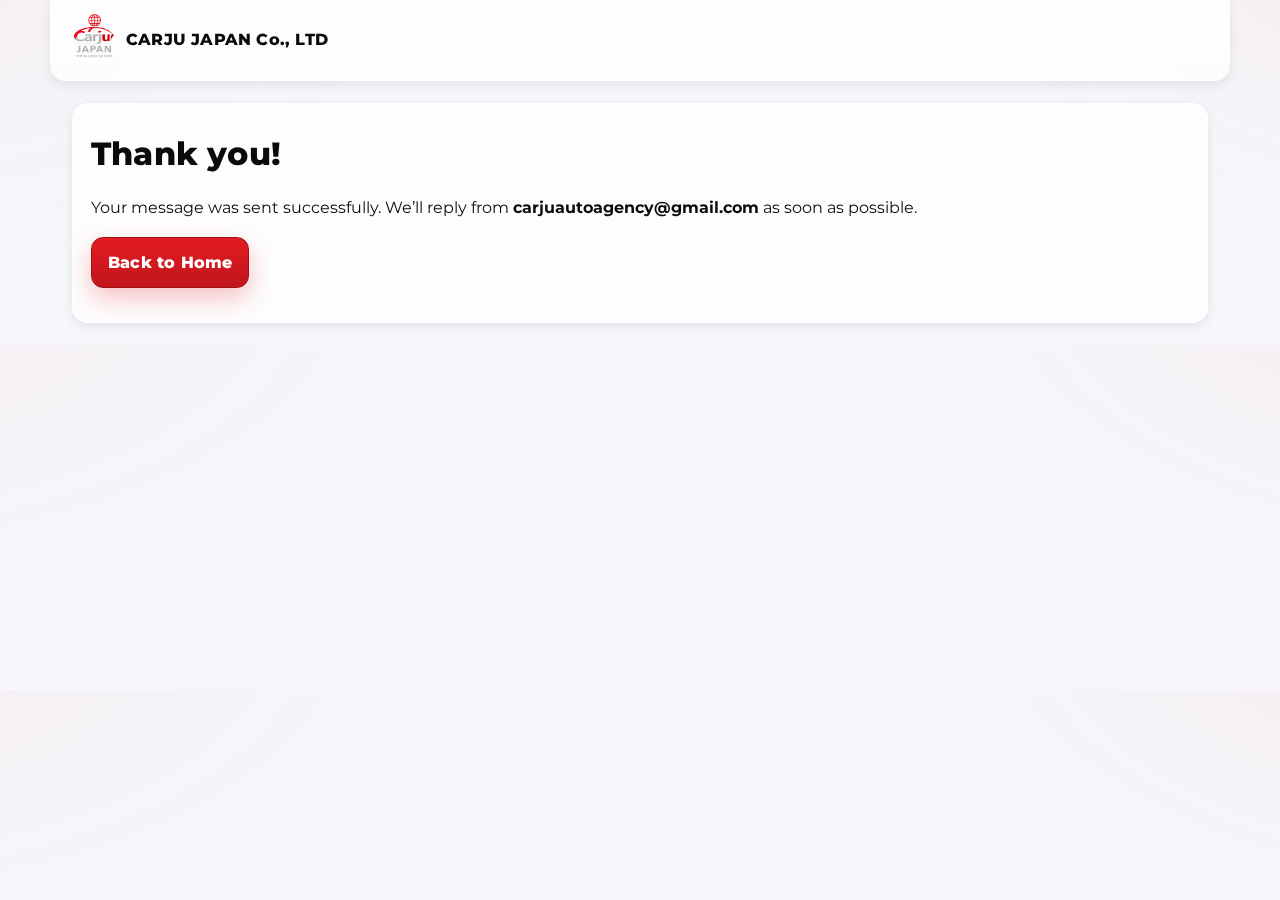
<file: thankyou.html>
<!doctype html>
<html lang="en">
<head>
  <meta charset="utf-8"/>
  <meta name="viewport" content="width=device-width,initial-scale=1"/>
  <title>Thank you — CARJU JAPAN</title>
  <link href="https://fonts.googleapis.com/css2?family=Montserrat:wght@500;700&family=Noto+Sans+JP:wght@400;700&display=swap" rel="stylesheet">
  <link rel="stylesheet" href="styles.css"/>
  <link rel="icon" type="image/png" href="assets/logo.png"/>
</head>
<body>
<header class="header container">
  <div class="brand">
    <a href="index.html" class="brandlink"><img src="assets/logo.png" alt="CARJU JAPAN" onerror="this.style.display='none'"/></a>
    <div><a href="index.html" class="title">CARJU JAPAN Co., LTD</a></div>
  </div>
</header>

<main class="container">
  <section class="card">
    <h1>Thank you!</h1>
    <p>Your message was sent successfully. We’ll reply from <strong>carjuautoagency@gmail.com</strong> as soon as possible.</p>
    <p><a class="btn" href="index.html">Back to Home</a></p>
  </section>

  <section class="card hidden" data-i18n="ja">
    <h1>送信完了</h1>
    <p>お問い合わせありがとうございます。担当者より <strong>carjuautoagency@gmail.com</strong> からご連絡いたします。</p>
    <p><a class="btn" href="index.html">ホームへ戻る</a></p>
  </section>
</main>
</body>
</html>
</file>
<file: styles.css>
/* ====================================================================
   CARJU JAPAN — Premium Glass Theme (Safe Replacement)
   - Same class/ID names → no breakage
   - Stronger glass, depth, and polish
   - Mobile-safe / accessible contrasts
==================================================================== */

/* ---------- Brand tokens ---------- */
:root{
  --brand:#e31c23;             /* CARJU red */
  --brand-ink:#a11218;         /* darker red for borders/hover */
  --ink:#0b0b0b;
  --muted:#63666a;
  --panel:#ffffff;             /* base card */
  --bg:#f6f7fb;                /* soft paper bg */

  --radius:16px;
  --radius-sm:12px;

  --glass-bg: rgba(255,255,255,.78);
  --glass-bg-strong: rgba(255,255,255,.72);
  --glass-border: rgba(255,255,255,.55);
  --glass-inner: rgba(255,255,255,.35);
  --glass-shadow: 0 18px 48px rgba(10,16,20,.18);

  --shadow-xs: 0 1px 2px rgba(0,0,0,.06);
  --shadow-sm: 0 4px 12px rgba(10,16,20,.08);
  --shadow-md: 0 10px 26px rgba(10,16,20,.12);
  --shadow-lg: 0 20px 54px rgba(10,16,20,.18);
  --shadow-xl: 0 34px 86px rgba(10,16,20,.24);

  --ring: 0 0 0 5px rgba(227,28,35,.10);
}

/* ---------- Resets ---------- */
*{ box-sizing:border-box }
html,body{
  margin:0; padding:0; color:var(--ink);
  background: radial-gradient(1200px 600px at -15% -20%, rgba(227,28,35,.04), transparent 60%),
              radial-gradient(1000px 600px at 115% -30%, rgba(227,28,35,.05), transparent 60%),
              var(--bg);
  font:16px/1.6 'Montserrat','Noto Sans JP', system-ui,-apple-system,Segoe UI,Roboto,Helvetica,Arial,sans-serif;
  -webkit-font-smoothing:antialiased; text-rendering:optimizeLegibility;
}
h1,h2,h3,.title{font-family:'Montserrat','Noto Sans JP',sans-serif}
h1{font-weight:800; letter-spacing:.2px; margin:.2em 0}
h2{font-weight:800; margin:.2em 0}
h3{font-weight:700; margin:.2em 0}
a{ color:var(--brand); text-decoration:none }
a:hover{ text-decoration:underline }
.hidden{ display:none !important }

/* ---------- Layout ---------- */
.container{ max-width:1180px; margin:0 auto; padding:22px }

/* Header + Nav (glass bar) */
.header{
  position:relative; z-index:100;
  display:flex; align-items:center; justify-content:space-between; gap:14px;
  padding:14px 22px;
  background: linear-gradient(180deg, rgba(255,255,255,.85), rgba(255,255,255,.75));
  backdrop-filter: blur(14px);
  -webkit-backdrop-filter: blur(14px);
  border-bottom:1px solid var(--glass-border);
  box-shadow: var(--shadow-sm);
  border-radius: 0 0 var(--radius) var(--radius);
}
.brand{display:flex; gap:10px; align-items:center}
.brand img{ width:44px; height:44px; object-fit:contain; filter: drop-shadow(0 1px 0 rgba(255,255,255,.6)) }
.brand .title{ color:var(--ink); letter-spacing:.2px; font-weight:800 }
.kicker{ color:var(--muted); font-weight:600; letter-spacing:.04em; text-transform:uppercase; font-size:12px }

/* Top nav (desktop) */
.nav{ display:flex; gap:10px; flex-wrap:wrap }
.nav a{
  color:var(--ink); font-weight:700;
  padding:10px 12px; border-radius:12px;
  transition: background .18s ease, transform .18s ease;
}
.nav a:hover{ background:rgba(0,0,0,.045); text-decoration:none; transform:translateY(-1px) }

/* Language pills */
.lang{ display:flex; gap:8px }
.badge{
  padding:7px 12px; border-radius:999px;
  background:linear-gradient(180deg,#fff,rgba(255,255,255,.85));
  border:1px solid #e8e8e8; font-size:13px;
  box-shadow: var(--shadow-xs);
}

/* ---------- Promo bar ---------- */
.promo-bar{
  position:sticky; top:0; z-index:1200;
  background: linear-gradient(90deg, #e31c23, #a11218);
  color:#fff; text-align:center;
  display:flex; align-items:center; justify-content:center; gap:12px;
  padding:8px 12px; font-weight:700; border-bottom:1px solid rgba(255,255,255,.25);
  box-shadow: 0 8px 24px rgba(163,18,24,.35);
}
.promo-link{
  color:#fff; background:rgba(255,255,255,.16);
  padding:7px 12px; border-radius:10px; border:1px solid rgba(255,255,255,.22);
}
.promo-link:hover{ filter:brightness(1.05) }
.promo-bar-close{ background:transparent; border:none; color:#fff; cursor:pointer; font-size:20px; line-height:1; padding:0 6px; margin-left:4px }
.promo-bar.hidden{ display:none !important }

/* ---------- Generic cards ---------- */
.card{
  background: var(--glass-bg);
  backdrop-filter: blur(14px);
  -webkit-backdrop-filter: blur(14px);
  border:1px solid var(--glass-border);
  border-radius:var(--radius);
  padding:18px;
  box-shadow: var(--shadow-sm);
  transition: box-shadow .18s ease, transform .18s ease, border-color .18s ease;
}
.card:hover{ box-shadow: var(--shadow-md); transform: translateY(-2px) }
.card.overlay{
  background: var(--glass-bg-strong);
  border-color:var(--glass-border);
  box-shadow: var(--glass-shadow);
}

/* ---------- Icon row ---------- */
.icon-row{ display:grid; gap:14px; margin:10px 0 6px; grid-template-columns: repeat(6, minmax(0,1fr)) }
.icon-tile{
  background: linear-gradient(180deg, rgba(255,255,255,.96), rgba(255,255,255,.86));
  border:1px solid #eee; border-radius:12px;
  padding:12px; text-align:center; box-shadow:var(--shadow-xs);
  transition: transform .18s ease, box-shadow .18s ease;
}
.icon-tile:hover{ box-shadow:var(--shadow-md); transform: translateY(-2px) }
.icon-tile img{ width:36px; height:36px; object-fit:contain; display:block; margin:0 auto 6px }
.icon-tile span{ font-weight:700; font-size:13px }

/* ---------- Grids ---------- */
.grid{ display:grid; gap:16px }
.grid-3{ grid-template-columns:repeat(3, minmax(0,1fr)) }
.grid-2{ grid-template-columns:repeat(2, minmax(0,1fr)) }

/* ---------- Services (glass cards) ---------- */
.services-grid{
  display:grid;
  grid-template-columns:repeat(3,minmax(0,1fr));
  gap:18px;
}
.service-card{
  background: linear-gradient(180deg, rgba(255,255,255,.92), rgba(255,255,255,.82));
  border:1px solid rgba(255,255,255,.7);
  border-radius:16px;
  padding:20px 18px;
  box-shadow: var(--shadow-sm);
  transition: box-shadow .2s ease, transform .2s ease, background .2s ease;
  cursor:pointer;
  overflow:hidden;
  position:relative;
}
.service-card:hover{ transform: translateY(-8px); box-shadow: var(--shadow-lg) }
.service-card .inner{ display:flex; flex-direction:column; gap:8px; text-align:left }
.service-card .icon-wrap{
  width:60px; height:60px; display:flex; align-items:center; justify-content:center;
  border-radius:14px; background:#fff; border:1px solid #eee; box-shadow:var(--shadow-xs);
  font-size:28px; transition: transform .18s ease, box-shadow .18s ease;
}
.service-card:hover .icon-wrap{ transform: translateY(-2px) scale(1.04); box-shadow:var(--shadow-sm) }
.service-card h3{ margin:6px 0 2px; color:var(--brand); font-weight:800 }
.service-card p{ margin:0; color:#3a3a3a }

/* expandable text used on Services */
.hidden-text{ display:none; margin-top:10px; color:#444; line-height:1.55; animation: fadeIn .35s ease }
.read-more-btn{
  display:inline-block; background:none; border:none; color:var(--brand);
  font-weight:700; cursor:pointer; margin-top:6px; text-decoration:underline;
}

/* Hex & Fancy variants preserved */
.service-card.hex{
  position:relative; background:#fff; border:1px solid #eee;
  clip-path: polygon(25% 0, 75% 0, 100% 50%, 75% 100%, 25% 100%, 0 50%);
  padding:30px 26px 28px; box-shadow: var(--shadow-sm);
  transition: transform .22s ease, box-shadow .22s ease, opacity .22s ease;
}
.services-grid:hover .service-card.hex{ opacity:.92; transform: translateY(0) scale(.985) }
.service-card.hex:hover{ opacity:1; transform: translateY(-10px) scale(1.02); box-shadow: var(--shadow-lg); z-index:2 }
.service-card.fancy{
  border:1px solid transparent; border-radius:16px;
  background:
    linear-gradient(#fff,#fff) padding-box,
    linear-gradient(135deg, rgba(227,28,35,.28), rgba(0,0,0,.08)) border-box;
  box-shadow: var(--shadow-sm);
  padding:20px 18px;
}

/* Scroll reveal */
.services-grid .service-card{ opacity:.001; transform: translateY(14px) scale(.98); will-change:transform,opacity }
.services-grid .service-card.in-view{ opacity:1; transform: translateY(0) scale(1) }

/* ---------- Why Choose CARJU ---------- */
.why-us{ max-width:1180px; margin:34px auto 12px; padding:0 14px }
.why-us h2{ text-align:center; margin-bottom:18px }
.why-grid{ display:grid; gap:16px; grid-template-columns: repeat(3, minmax(0,1fr)) }
.why-item{
  position:relative;
  background: linear-gradient(180deg, rgba(255,255,255,.96), rgba(255,255,255,.88));
  border:1px solid rgba(255,255,255,.75);
  border-radius:16px; padding:18px;
  box-shadow: var(--shadow-sm);
  transition:box-shadow .18s ease, transform .18s ease;
}
.why-item:hover{ box-shadow:var(--shadow-md); transform: translateY(-3px) }
.why-item h3{ margin:0 0 6px; color:var(--brand) }
.why-item p{ margin:0; color:#3b3b3b }
.why-more{ display:inline-block; margin-top:10px; font-weight:700; font-size:13px; color:var(--brand) }
.why-more::after{ content:" ›"; }

/* ---------- Sliders ---------- */
.slider{
  position:relative; width:100%; max-width:980px;
  margin: 14px auto 0;
  border:1px solid rgba(255,255,255,.7); border-radius:14px;
  overflow:hidden; background: linear-gradient(180deg, rgba(255,255,255,.96), rgba(255,255,255,.86));
  box-shadow: var(--shadow-lg);
}
.slider figure{ margin:0; position:relative }
.slider img{ width:100%; height:380px; object-fit:cover; display:block; filter:saturate(103%) contrast(102%) }
.slider figcaption{
  position:absolute; left:0; right:0; bottom:0;
  background: linear-gradient(transparent, rgba(0,0,0,.62));
  color:#fff; padding:10px 12px; font-size:14px;
  text-shadow: 0 1px 2px rgba(0,0,0,.5);
}
.slider-arrow{
  position:absolute; top:50%; transform:translateY(-50%);
  width:38px; height:38px; border-radius:50%; border:1px solid rgba(255,255,255,.6); cursor:pointer; color:#fff;
  background: rgba(0,0,0,.45);
  display:flex; align-items:center; justify-content:center;
  transition: transform .15s ease, background .15s ease; z-index:3;
  box-shadow: 0 6px 18px rgba(0,0,0,.25);
}
.slider-arrow:hover{ transform:translateY(-50%) scale(1.08); background: rgba(0,0,0,.6) }
.slider-arrow.prev{ left:10px } .slider-arrow.next{ right:10px }
.slider-dots{
  position:absolute; left:0; right:0; bottom:8px; display:flex; justify-content:center; gap:6px; z-index:4;
}
.slider-dot{ width:9px; height:9px; border-radius:50%; background:rgba(255,255,255,.7); border:1px solid rgba(0,0,0,.14); cursor:pointer; box-shadow:var(--shadow-xs) }
.slider-dot.active{ background:var(--brand); border-color:var(--brand-ink) }

@keyframes slideInFromRight{ from{ transform:translateX(100%); opacity:.3 } to{ transform:translateX(0); opacity:1 } }
@keyframes slideOutToLeft{ from{ transform:translateX(0); opacity:1 } to{ transform:translateX(-100%); opacity:.3 } }
.slide-enter{ animation: slideInFromRight 520ms ease both }
.slide-exit{ animation: slideOutToLeft 520ms ease both }

/* ---------- Forms / buttons ---------- */
form{ display:grid; gap:10px; margin-top:10px }
input,textarea,select{
  width:100%; padding:12px; border:1px solid rgba(0,0,0,.12);
  border-radius:12px; font-family:inherit; background: linear-gradient(180deg, #fff, #fafafa);
  transition: border-color .15s ease, box-shadow .15s ease;
}
input:focus,textarea:focus,select:focus{
  outline:none; border-color:var(--brand); box-shadow: var(--ring);
}
.btn{
  display:inline-block; background:linear-gradient(180deg,#e31c23,#c0161c); color:#fff; padding:12px 16px;
  border-radius:12px; border:1px solid var(--brand-ink); font-weight:800; letter-spacing:.2px;
  box-shadow: 0 10px 26px rgba(227,28,35,.28);
  transition: transform .12s ease, box-shadow .12s ease, filter .12s ease;
}
.btn:hover{ filter:brightness(1.02); transform: translateY(-1px); box-shadow: 0 14px 34px rgba(227,28,35,.34) }

/* ---------- Tables (Fees) ---------- */
.table-wrap{ width:100%; overflow-x:auto; -webkit-overflow-scrolling:touch }
.table{
  width:100%; border-collapse:separate; border-spacing:0;
  border:1px solid rgba(0,0,0,.08); border-radius:16px; overflow:hidden; background:linear-gradient(180deg,#fff,#fafafa);
  min-width:560px; box-shadow: var(--shadow-sm);
}
.table th,.table td{ padding:12px 14px; border-bottom:1px solid #f0f0f0; text-align:left }
.table th{ background:#f7f7f9; font-weight:800 }

/* ---------- Gallery grid (home brand/category) ---------- */
.grid.gallery, .gallery{ display:grid; gap:14px; grid-template-columns:repeat(4, minmax(0,1fr)) }
.gallery figure{
  margin:0; border:1px solid rgba(255,255,255,.7); border-radius:14px; overflow:hidden;
  background: linear-gradient(180deg, rgba(255,255,255,.96), rgba(255,255,255,.86));
  box-shadow: var(--shadow-sm);
  transition: transform .18s ease, box-shadow .18s ease;
}
.gallery figure:hover{ transform: translateY(-3px); box-shadow: var(--shadow-md) }
.gallery img{ width:100%; height:170px; object-fit:cover; display:block }
.gallery figcaption{ padding:8px 10px; font-size:13px; color:#333; border-top:1px solid #f2f2f2 }
.gallery .placeholder{
  height:170px; border:1px dashed #ccc; border-radius:12px; display:flex; align-items:center; justify-content:center;
  color:#999; font-size:13px; background:#fafafa
}

/* ---------- Footer ---------- */
.footer{
  margin-top:34px; padding:28px 18px; color:var(--muted);
  background: linear-gradient(180deg, rgba(255,255,255,.9), rgba(255,255,255,.82));
  border-top:1px solid rgba(255,255,255,.7); text-align:center; box-shadow: var(--shadow-sm)
}
.footer .socials{ margin-bottom:10px }
.footer .socials a{ display:inline-block; margin:0 10px; transition: transform .18s ease }
.footer .socials a:hover{ transform: translateY(-2px) scale(1.05) }
.footer-text{ font-size:.95rem }

/* ---------- Animation banner ---------- */
.anim-banner{
  background:linear-gradient(180deg, rgba(255,255,255,.92), rgba(255,255,255,.82));
  padding:12px 0; border-bottom:1px solid rgba(255,255,255,.7);
  backdrop-filter: blur(10px);
}
.anim-banner .logistics-anim{ max-width:1120px; margin:auto }
.anim-banner svg{ width:100%; height:auto }
.la-world-img,.la-japan-img{ width:90px !important; height:auto !important }
.la-ship-img{ width:140px !important; height:auto !important; filter:contrast(110%) saturate(115%); opacity:.96 }
@keyframes carju-ship-japan-to-world{
  0%{ transform: translateX(750px) translateY(0) scale(.98); opacity:0 }
  6%{ opacity:1 }
  30%{ transform: translateX(550px) translateY(-6px) scale(.98) }
  60%{ transform: translateX(320px) translateY(-10px) scale(.98) }
  85%{ transform: translateX(120px) translateY(-4px) scale(.98) }
  100%{ transform: translateX(60px) translateY(0) scale(.98); opacity:0 }
}
.la-ship-wrap{
  animation: carju-ship-japan-to-world 16s linear infinite !important;
  will-change: transform, opacity; transform-box: fill-box; transform-origin: center;
}

/* ---------- Mobile hamburger ---------- */
.hamburger{
  display:none; background:linear-gradient(180deg,#fff,#f5f5f5);
  border:1px solid #ddd; border-radius:12px; padding:9px 12px; font-size:16px; font-weight:800;
  box-shadow: var(--shadow-xs);
}
.header{ position:relative; z-index:100 }

@media (max-width:860px){
  .header{ gap:10px; flex-wrap:wrap }
  .hamburger{ display:inline-block }
  .header .lang{ order:3 }
  .nav{
    display:none !important; position:absolute; top:64px; left:0; right:0; margin:0 auto;
    width:min(94vw,560px);
    background: linear-gradient(180deg, rgba(255,255,255,.96), rgba(255,255,255,.9));
    backdrop-filter: blur(14px);
    border:1px solid rgba(255,255,255,.7); border-radius:14px;
    box-shadow: var(--shadow-lg); flex-direction:column; padding:10px; z-index:999;
  }
  .nav.open{ display:flex !important }
  .nav a{ padding:12px 14px; border-radius:10px; text-decoration:none; font-weight:800 }
  .nav a + a{ border-top:1px solid #f2f2f2 }
  .nav a:hover{ background:rgba(0,0,0,.04); text-decoration:none }
}

/* ---------- FAQ premium polish ---------- */
.faq-hero{
  background:
    radial-gradient(1200px 400px at -10% -30%, rgba(227,28,35,.10), transparent 60%),
    radial-gradient(1000px 380px at 110% -40%, rgba(227,28,35,.08), transparent 60%),
    linear-gradient(180deg, rgba(255,255,255,.96), rgba(255,255,255,.88));
  border-bottom:1px solid rgba(255,255,255,.75); padding:26px 0 18px;
  backdrop-filter: blur(10px);
}
.faq-hero-inner{text-align:center}
.faq-hero h1{ margin:6px 0 4px; letter-spacing:.2px; animation:fadeUp .6s ease both }
.faq-sub{ margin:0 0 12px; color:var(--muted); animation:fadeUp .6s ease .05s both }
.faq-search{ display:flex; justify-content:center; margin:10px 0 8px; animation:fadeUp .6s ease .1s both }
.faq-search input{
  width:min(720px,96%); padding:12px 14px; border:1px solid #ddd; border-radius:12px; font-size:15px; outline:none;
  background:#fff;
}
.faq-search input:focus{ border-color:var(--brand); box-shadow:var(--ring) }
.faq-quick{ display:flex; gap:8px; flex-wrap:wrap; justify-content:center; margin-top:8px; animation:fadeUp .6s ease .15s both }
.chip{ padding:8px 12px; border-radius:999px; background:linear-gradient(180deg,#fff,#f7f7f7); border:1px solid #eee; cursor:pointer; font-weight:700; box-shadow:var(--shadow-xs) }
.chip:hover{ background:#fafafa }
.faq-grid{ margin:18px 0 26px; display:grid; gap:12px; grid-template-columns: repeat(2, minmax(0,1fr)) }
@media (max-width:860px){ .faq-grid{ grid-template-columns:1fr } }
.faq-item{
  border:1px solid rgba(255,255,255,.75); border-radius:16px;
  background: linear-gradient(180deg, rgba(255,255,255,.96), rgba(255,255,255,.88));
  box-shadow: var(--shadow-sm);
  overflow:hidden; transform: translateY(6px); animation:floatIn .5s ease forwards;
}
.faq-q{
  width:100%; text-align:left; background:transparent; border:none; cursor:pointer;
  font: 800 18px/1.3 'Montserrat','Noto Sans JP',sans-serif;
  padding:14px 16px; display:flex; align-items:center; justify-content:space-between;
}
.faq-q .chev{ transition: transform .25s ease }
.faq-q[aria-expanded="true"] .chev{ transform: rotate(180deg) }
.faq-a{ padding:0 16px 14px; max-height:0; overflow:hidden; transition:max-height .28s ease; border-top:1px solid #f1f1f1 }
.faq-a p{ margin:12px 0 0 }
.faq-cta{ display:flex; align-items:center; justify-content:space-between; gap:14px }
.faq-cta-actions{ display:flex; gap:10px; flex-wrap:wrap }
@media (max-width:720px){ .faq-cta{ flex-direction:column; align-items:flex-start } }
@keyframes floatIn{ from{ opacity:0; transform:translateY(10px) } to{ opacity:1; transform:translateY(0) } }
@keyframes fadeUp{ from{ opacity:0; transform:translateY(8px) } to{ opacity:1; transform:translateY(0) } }

/* ---------- HERO: photo + panel ---------- */
.hero-banner{ margin: 14px 0 24px; }
.hero-banner.hero-photo{
  position: relative; border: 0; border-radius: 18px; overflow: hidden; box-shadow: var(--shadow-xl);
}
.hero-banner.hero-photo::before{
  content:""; position:absolute; inset:0;
  background: var(--hero, none) center/cover no-repeat;
  transform: scale(1.02);
}
.hero-banner.hero-photo::after{
  content:""; position:absolute; inset:0;
  background:
    radial-gradient(1200px 600px at 20% 40%, rgba(0,0,0,.48), transparent 60%),
    linear-gradient(90deg, rgba(0,0,0,.58) 0%, rgba(0,0,0,.18) 40%, rgba(0,0,0,0) 72%);
}
.hero-banner.hero-photo .hero-inner{
  position: relative; z-index: 2;
  display:grid; grid-template-columns: 1.1fr .9fr; gap: 26px;
  align-items: center; min-height: 420px; padding: 26px;
}
.hero-banner.hero-photo .hero-copy{ color:#fff; text-shadow: 0 1px 2px rgba(0,0,0,.35); padding: 6px 2px }
.hero-banner.hero-photo .hero-copy h1{ margin: 0 0 10px }
.hero-banner.hero-photo .hero-copy p{ margin: 0 0 14px; color: #f3f3f3 }
.hero-banner.hero-photo .hero-cta .btn{ box-shadow: 0 8px 22px rgba(0,0,0,.18) }
.hero-banner.hero-photo .hero-cta .btn + .btn{ margin-left: 10px; background:#fff; color: var(--brand); border-color:#ddd }

/* Ultra-transparent glass panel */
.hero-banner.hero-photo .hero-panel{
  justify-self: end; width: 100%; max-width: 380px;
  background: rgba(255,255,255,.30);
  -webkit-backdrop-filter: blur(16px); backdrop-filter: blur(16px);
  border:1px solid rgba(255,255,255,.55); border-radius: 16px;
  box-shadow: 0 18px 48px rgba(10,16,20,.28), inset 0 1px 0 rgba(255,255,255,.6);
  padding: 16px;
}
.hero-banner.hero-photo .hero-panel h3{ margin: 0 0 10px; color:#111; text-shadow: 0 1px 2px rgba(255,255,255,.35) }
.hero-banner.hero-photo .hero-panel .field{ margin-bottom: 10px }
.hero-banner.hero-photo .hero-panel input,
.hero-banner.hero-photo .hero-panel select{
  background: rgba(255,255,255,.82);
  border: 1px solid rgba(0,0,0,.08);
  color: #0a0a0a;
}

/* HERO for non-home (simple gradient) */
.hero-banner.simple-hero{
  background: linear-gradient(180deg, #f3f4f7 0%, #ffffff 100%);
  border-radius: 0; box-shadow: none; padding: 10px 0; margin-bottom: 20px;
}
.hero-banner.simple-hero .anim-banner{ background: transparent; padding: 0 }

/* ---------- Brand & Category glass grid ---------- */
.brand-category-section{ position: relative; z-index: 5; margin-top: 22px }
#brandSelect, #categorySelect{ position: relative; z-index: 10 }
#brandGrid{ --glass-bg: rgba(255,255,255,.84); --glass-brd: rgba(0,0,0,.07); gap: 18px }
#brandGrid .card{
  position:relative;
  background: var(--glass-bg);
  -webkit-backdrop-filter: blur(12px); backdrop-filter: blur(12px);
  border:1px solid rgba(255,255,255,.7); border-radius:16px;
  box-shadow: 0 14px 40px rgba(10,16,20,.16), inset 0 1px 0 rgba(255,255,255,.35);
  transition: transform .18s ease, box-shadow .2s ease, border-color .2s ease;
}
#brandGrid .card:hover{
  transform: translateY(-4px);
  box-shadow: 0 22px 56px rgba(10,16,20,.22), inset 0 1px 0 rgba(255,255,255,.45);
  border-color: rgba(255,255,255,.8);
}
#brandGrid .card img{
  width:100%; height:180px; object-fit:cover;
  border-radius:12px; border:1px solid #ececec;
  transition: transform .35s ease, opacity .2s ease;
}
#brandGrid .card:hover img{ transform: scale(1.03) }
#brandGrid .card h3{ margin:10px 10px 4px; font-size:16px; line-height:1.2 }
#brandGrid .card p{ margin:0 10px 8px; color:#444; font-size:13px }
#brandGrid .card p + p{
  background: rgba(227,28,35,.08);
  display:inline-block; margin:2px 10px 12px; padding:6px 10px;
  border-radius:999px; border:1px solid rgba(227,28,35,.18); font-weight:700;
}

/* ---------- HERO animation (home) ---------- */
.hero-banner.hero-photo .anim-banner{
  position:absolute; inset:0; z-index:0; overflow:hidden; pointer-events:none;
  display:flex; justify-content:center; align-items:center; opacity:.9;
}
.hero-banner.hero-photo .hero-inner{ position:relative; z-index:2 }
.hero-banner.hero-photo .la-ship-wrap{ animation: none !important } /* stop straight ship in hero */
.la-world-wrap, .la-japan-wrap{ animation: float 6s ease-in-out infinite alternate }
@keyframes float{ from{ transform: translateY(0) } to{ transform: translateY(-10px) } }
.route-path{ stroke-dashoffset: 0; animation: route-dash 2.5s linear infinite; stroke: rgba(255,255,255,.78) }
@keyframes route-dash{ from { stroke-dashoffset: 0 } to { stroke-dashoffset: -56 } }
.hero-banner .anim-banner svg{
  width: 100%; height: 260px; position: absolute; top: 20px; left: 0; right: 0;
}
.la-world-wrap image { transform-origin: center; transform: scale(1.1) }
.la-japan-wrap image { transform-origin: center; transform: scale(1.2) }
.ship-on-route image { transform: scaleY(1); filter: drop-shadow(0 2px 4px rgba(0,0,0,.25)) }

/* ---------- Icons (footer) ---------- */
.icon{ width:28px; height:28px; display:inline-block; background-size:contain; background-repeat:no-repeat; margin-right:8px }
.icon#wa-link{background-image:url('data:image/svg+xml;utf8,<svg xmlns="http://www.w3.org/2000/svg" viewBox="0 0 32 32"><circle cx="16" cy="16" r="16" fill="%23e31c23"/><path fill="#fff" d="M21.9 17.9c-.2-.1-1.6-.8-1.8-.9-.3-.1-.5-.1-.7.2-.2.3-.6 1-.8 1.2-.1.2-.3.2-.6.1-.3-.1-1.1-.4-2.1-1.3-.8-.7-1.3-1.5-1.5-1.8-.2-.3 0-.5.1-.7.1-.1.3-.3.5-.5.1-.2.2-.3.3-.5.1-.2.1-.4 0-.6-.1-.2-.7-1.6-1-2.2-.2-.6-.6-.5-.8-.5h-.7c-.2 0-.6.1-.9.4-.3.3-1.1 1.1-1.1 2.6 0 1.5 1.1 2.9 1.3 3.1.2.3 2.2 3.2 5.3 4.3 3.1 1 3.1.6 3.6.6.6 0 1.7-.7 1.9-1.3.2-.6.2-1.1.1-1.3z"/></svg>')}
.icon#tiktok-link{background-image:url('data:image/svg+xml;utf8,<svg xmlns="http://www.w3.org/2000/svg" viewBox="0 0 24 24"><path fill="%23999" d="M12.87 3h2.19c.21 1.73 1.34 3.2 2.95 3.9a6.5 6.5 0 0 0 2.32.5v2.26a8.71 8.71 0 0 1-4.05-1.1c-.51-.3-.98-.65-1.4-1.04v6.62a5.76 5.76 0 1 1-5.76-5.76c.38 0 .75.04 1.11.12v2.35a3.41 3.41 0 1 0 2.35 3.25V3z"/></svg>')}

/* ---------- Generic reveal ---------- */
.reveal{ opacity:.001; transform: translateY(14px) scale(.985); transition: opacity .5s ease, transform .5s ease, box-shadow .3s ease; will-change: transform, opacity }
.reveal.in-view{ opacity:1; transform: translateY(0) scale(1) }

/* ---------- Responsive tweaks ---------- */
@media (max-width:1180px){ .container{ padding:18px } }
@media (max-width:1024px){
  .grid-3{ grid-template-columns:repeat(2, minmax(0,1fr)) }
  .gallery{ grid-template-columns:repeat(3, minmax(0,1fr)) }
}
@media (max-width:860px){
  .hero-banner.hero-photo .hero-inner{ grid-template-columns:1fr; min-height:0; gap:16px; padding:18px }
  .hero-banner.hero-photo .hero-panel{ justify-self: stretch; max-width: 100% }
}
@media (max-width:720px){
  .hero{ grid-template-columns:1fr }
  .grid-2{ grid-template-columns:1fr }
  .grid-3{ grid-template-columns:1fr }
  .gallery{ grid-template-columns:repeat(2, minmax(0,1fr)) }
  .slider img{ height:240px }
}
@media (max-width:420px){ .gallery{ grid-template-columns:1fr } }

/* ---------- Read-more block (legacy support) ---------- */
.hidden-text.open{ display:block }

/* ---------- WHY CHOOSE mobile fix ---------- */
@media (max-width: 860px){
  .why-grid{ grid-template-columns: 1fr !important; gap: 14px }
  .why-item{ padding: 16px }
  .why-item h3{ font-size: 20px; line-height: 1.25 }
  .why-item p{ font-size: 16px }
  .why-item .why-more, .why-item .read-more{ display:inline-block; margin-top:10px }
}

/* ---------- Keyframes ---------- */
@keyframes fadeIn{ from { opacity: 0; transform: translateY(-5px) } to { opacity: 1; transform: translateY(0) } }
/* ===========================
   PATCH — Glass & Mobile fixes
   paste at the END of styles.css
   =========================== */

/* --- 1) Let the hero animation show through the first section cards
        on pages that use a hero (simple or photo). --- */
.hero-banner.simple-hero + .container .card,
.hero-banner.hero-photo  + .container .card {
  background: rgba(255,255,255,.28) !important;   /* more see-through */
  -webkit-backdrop-filter: blur(14px);
  backdrop-filter: blur(14px);
  border: 1px solid rgba(255,255,255,.50);
  box-shadow:
    0 10px 28px rgba(10,16,20,.18),
    inset 0 1px 0 rgba(255,255,255,.40);
}

/* Round the very large cards on those pages a bit more for a premium feel */
.hero-banner.simple-hero + .container .card,
.hero-banner.hero-photo  + .container .card {
  border-radius: 18px;
}

/* --- 2) Fees page: make the card + table glassy too. 
      (Works whether #feesTable is a <div> or an actual <table>.) --- */
#feesTable .table,
.table {
  background: rgba(255,255,255,.20) !important;
  border: 1px solid rgba(255,255,255,.45);
  -webkit-backdrop-filter: blur(12px);
  backdrop-filter: blur(12px);
}

/* Header row a touch less transparent for readability */
.table th {
  background: rgba(255,255,255,.55) !important;
  font-weight: 800;
  border-bottom: 1px solid rgba(0,0,0,.06);
}

/* Body rows: soft zebra with transparency that still shows the map/ship */
.table tbody tr:nth-child(odd) td {
  background: rgba(255,255,255,.34);
}
.table tbody tr:nth-child(even) td {
  background: rgba(255,255,255,.26);
}
.table td {
  border-bottom: 1px solid rgba(0,0,0,.05);
}

/* If your fees table is wrapped by a generated card, match its glass look */
#feesTable .card {
  background: rgba(255,255,255,.26) !important;
  -webkit-backdrop-filter: blur(12px);
  backdrop-filter: blur(12px);
  border: 1px solid rgba(255,255,255,.50);
  box-shadow:
    0 10px 28px rgba(10,16,20,.18),
    inset 0 1px 0 rgba(255,255,255,.40);
}

/* --- 3) Contact blocks: extra-transparent glass (so animation is clearly visible). --- */
.section-contact .card,
#contact .card {
  background: rgba(255,255,255,.24) !important;
  -webkit-backdrop-filter: blur(14px);
  backdrop-filter: blur(14px);
  border: 1px solid rgba(255,255,255,.48);
}

/* --- 4) Mobile services grid: force 1 per row (some themes overrode earlier rules). --- */
@media (max-width: 860px) {
  .services-grid { grid-template-columns: 1fr !important; }
  .service-card.hex { clip-path: none !important; border-radius: 14px !important; }
}
@media (max-width: 768px) {
  svg[viewBox="0 0 1200 550"] {
    transform: scale(1.2);
    transform-origin: center;
  }
}
/* Extra safety: small phones */
@media (max-width: 720px) {
  .services-grid { grid-template-columns: 1fr !important; }
}

/* --- 5) Keep hero overlays from blocking clicks below (safety). --- */
.hero-banner.hero-photo::before,
.hero-banner.hero-photo::after {
  pointer-events: none !important;
}

.card.glass {
  background: rgba(255,255,255,.2);
  border: 1px solid rgba(255,255,255,.45);
  -webkit-backdrop-filter: blur(14px);
  backdrop-filter: blur(14px);
  border-radius: 16px;
  box-shadow: 0 8px 24px rgba(0,0,0,.15), inset 0 1px rgba(255,255,255,.4);
}
.doc-preview {
  max-width: 100%;
  border-radius: 12px;
  border: 1px solid rgba(255,255,255,.4);
  margin-top: 10px;
}

@media (max-width: 860px) {
  .services-grid {
    grid-template-columns: 1fr !important;
  }
}

/* === PATCH v2 — animation behind headings + glass + mobile fixes === */

/* Put the animation behind the page h1 on Services / Fees / Contact */
.page-hero{position:relative; padding:14px 0 10px; margin:6px 0 10px}
.page-hero .anim-banner{position:absolute; top:-8px; left:0; right:0; height:210px; z-index:0; pointer-events:none}
.page-hero .anim-banner svg{width:100%; height:100%}
.page-hero h1,.page-hero p{position:relative; z-index:2}

/* Make the very first intro card extra transparent so the animation is visible */
.card.glass.hero-intro{
  background:rgba(255,255,255,.35);
  border:1px solid rgba(255,255,255,.45);
  box-shadow:0 10px 30px rgba(10,16,20,.18), inset 0 1px 0 rgba(255,255,255,.45)
}

/* Services grid: force single column on phones */
@media (max-width:760px){
  .services-grid{ grid-template-columns:1fr !important; }
}

/* Index hero: make the animation and ship bigger (esp. mobile) */
.hero-banner.hero-photo .anim-banner svg{ height:300px }
.hero-banner.hero-photo .la-ship-img{ width:180px !important; height:auto !important }
.hero-banner.hero-photo .la-world-img{ width:110px !important }
.hero-banner.hero-photo .la-japan-img{ width:160px !important }
@media (max-width:860px){
  .hero-banner.hero-photo .anim-banner svg{ height:340px }
  .hero-banner.hero-photo .la-ship-img{ width:200px !important }
}

/* Deep-link offset for #how-it-works */
#how-it-works{ scroll-margin-top:100px }

/* About page spacing */
.section-stack{ display:grid; gap:18px }
.section-stack .card{ margin:0 }

/* Slightly softer glass site-wide */
.card.glass{ background:rgba(255,255,255,.78) }
.page-hero {
  position: relative;
  padding: 20px 0 40px;
  margin: 6px 0 10px;
  text-align: center;
}

.page-hero .anim-banner {
  position: absolute;
  top: -10px;
  left: 0;
  right: 0;
  height: 210px;
  z-index: 0;
  pointer-events: none;
}

.page-hero .anim-banner svg {
  width: 100%;
  height: 100%;
}

.page-hero h1,
.page-hero p {
  position: relative;
  z-index: 2;
}

.services-grid {
  margin-top: 30px;
}

@media (max-width: 760px) {
  .services-grid {
    grid-template-columns: 1fr !important;
  }
}
/* ===== About page polish ===== */

/* Big vertical rhythm between blocks */
.stack-xl { display:grid; gap: 22px; }

/* Bio + Values + Docs grids */
.about-grid { display:grid; grid-template-columns: repeat(2, minmax(0,1fr)); gap:16px; }
.values-grid { display:grid; grid-template-columns: repeat(3, minmax(0,1fr)); gap:16px; }
.doc-grid { display:grid; grid-template-columns: repeat(3, minmax(0,1fr)); gap:16px; }

.bio, .value, .doc {
  background: rgba(255,255,255,.82);
  backdrop-filter: blur(8px);
  -webkit-backdrop-filter: blur(8px);
  border: 1px solid rgba(0,0,0,.06);
  border-radius: 14px;
  padding: 14px;
  box-shadow: var(--shadow-sm);
}

/* Make top-level cards feel premium */
.card.glass.reveal {
  padding: 18px;
  box-shadow: var(--shadow-md);
}

/* Bullet list style */
ul.bullet { padding-left: 18px; margin: 8px 0 0; }
ul.bullet li { margin: 6px 0; }

/* Ensure read-more content stays hidden until clicked (works with your script.js) */
.card .more.hidden { display: none; }

/* Responsive */
@media (max-width:1024px){
  .values-grid, .doc-grid { grid-template-columns: repeat(2, minmax(0,1fr)); }
}
@media (max-width:720px){
  .about-grid, .values-grid, .doc-grid { grid-template-columns: 1fr; }
  .card.glass.reveal { padding: 16px; }
}

.hero-svg {
  width: 100%;
  max-width: 100%;
  height: auto;
}

@media (max-width: 768px) {
  .hero-svg image {
    width: 80px;   /* Make ship/map smaller but visible */
    height: auto;
  }
}
.more.hidden {
  display: none;
}
/* Entrance animation */
@keyframes fadeInUp {
  0% {
    opacity: 0;
    transform: translateY(30px);
  }
  100% {
    opacity: 1;
    transform: translateY(0);
  }
}

/* Base TikTok section styling (same as before) */
.tiktok-section {
  margin-top: 60px;
  margin-bottom: 60px;
  padding: 40px 20px;
  text-align: center;
  background: rgba(255, 255, 255, 0.05);
  border-radius: 20px;
  backdrop-filter: blur(10px);
  border: 1px solid rgba(255, 255, 255, 0.15);
  opacity: 0;                     /* hide before reveal */
  transform: translateY(30px);    /* initial offset */
  transition: opacity 0.6s ease, transform 0.6s ease;
}

.tiktok-section.in-view {
  opacity: 1;
  transform: translateY(0);
}

.tiktok-section h2 {
  font-size: 1.8rem;
  margin-bottom: 10px;
  color: #fff;
  animation: fadeInUp 0.8s ease forwards;
}

.tiktok-section p {
  margin-bottom: 20px;
  color: #ddd;
  animation: fadeInUp 0.8s ease 0.2s forwards;
}

.video-wrapper {
  display: flex;
  justify-content: center;
  align-items: center;
}

/* TikTok button style */
.tiktok-section a {
  font-weight: 600;
  color: #fff;
  background: linear-gradient(45deg, #25F4EE, #FE2C55);
  padding: 12px 24px;
  border-radius: 30px;
  display: inline-block;
  margin-top: 20px;
  transition: transform 0.2s ease, box-shadow 0.2s ease;
}

.tiktok-section a:hover {
  transform: scale(1.05);
  box-shadow: 0 4px 15px rgba(0,0,0,0.3);
}
/* --- Make "How It Works" heading stand out --- */
#how-it-works h2 {
  color: #ffffff;
  text-shadow: 0 2px 6px rgba(0,0,0,0.6);
  font-size: 2rem;
  font-weight: 700;
  letter-spacing: 0.5px;
}

#how-it-works p {
  color: #f5f5f5;
  text-shadow: 0 1px 4px rgba(0,0,0,0.5);
  font-size: 1.1rem;
}
#how-it-works h2,
#how-it-works p {
  background: rgba(0,0,0,0.45);
  padding: 8px 14px;
  border-radius: 8px;
  display: inline-block;
}
.why-more {
  display: inline-block;
  margin-top: 8px;
  color: var(--brand);
  font-weight: 600;
  text-decoration: none;
  border-bottom: 1px solid transparent;
  transition: 0.25s ease;
}

.why-more:hover {
  border-bottom-color: var(--brand);
}

.more {
  margin-top: 10px;
  transition: all 0.35s ease;
}
.hidden {
  display: none !important;
}
/* ===== Header compact layout ===== */
.header--compact {
  display: flex;
  align-items: center;
  gap: 12px;
}

/* Make the logo act as the left anchor */
.header--compact .header-logo {
  display: inline-flex;
  align-items: center;
  margin-right: auto; /* pushes the rest to the right */
}
.header--compact .header-logo img {
  height: 44px; /* desktop height */
  width: auto;
}

/* Put hamburger on the right (mobile) */
.header--compact .hamburger {
  margin-left: 12px;
}

/* Language block inside menu: nice spacing */
.nav .lang--menu {
  padding: 10px 0;
  margin-top: 8px;
  border-top: 1px solid #eee;
  display: flex;
  gap: 8px;
}

/* Desktop: show nav inline, hide hamburger */
@media (min-width: 861px) {
  .header--compact .hamburger { display: none; }

  .header--compact .nav {
    margin-left: auto;
    display: flex;
    align-items: center;
    gap: 16px;
  }
  .nav .lang--menu {
    border: 0;
    margin-top: 0;
    padding: 0;
  }
}

/* Mobile: bigger logo like you asked */
@media (max-width: 860px) {
  .header--compact .header-logo img {
    height: 54px; /* increase logo size on mobile */
  }
}
.header-logo{
  display:flex;
  align-items:center;
  gap:12px;
  text-decoration:none;
}

.header-logo img{
  display:block;
}

.site-name{
  font-size:28px;
  font-weight:800;
  color:#c40000;
  letter-spacing:1px;
  line-height:1;
  text-transform:uppercase;
}

.dealer-license-line{
  margin-top:10px;
  font-size:14px;
  font-weight:600;
}

.footer-license{
  margin-top:10px;
  font-size:14px;
  line-height:1.6;
  color:#ddd;
  text-align:center;
}

@media (max-width: 768px){
  .site-name{
    font-size:20px;
  }
   }
</file>
